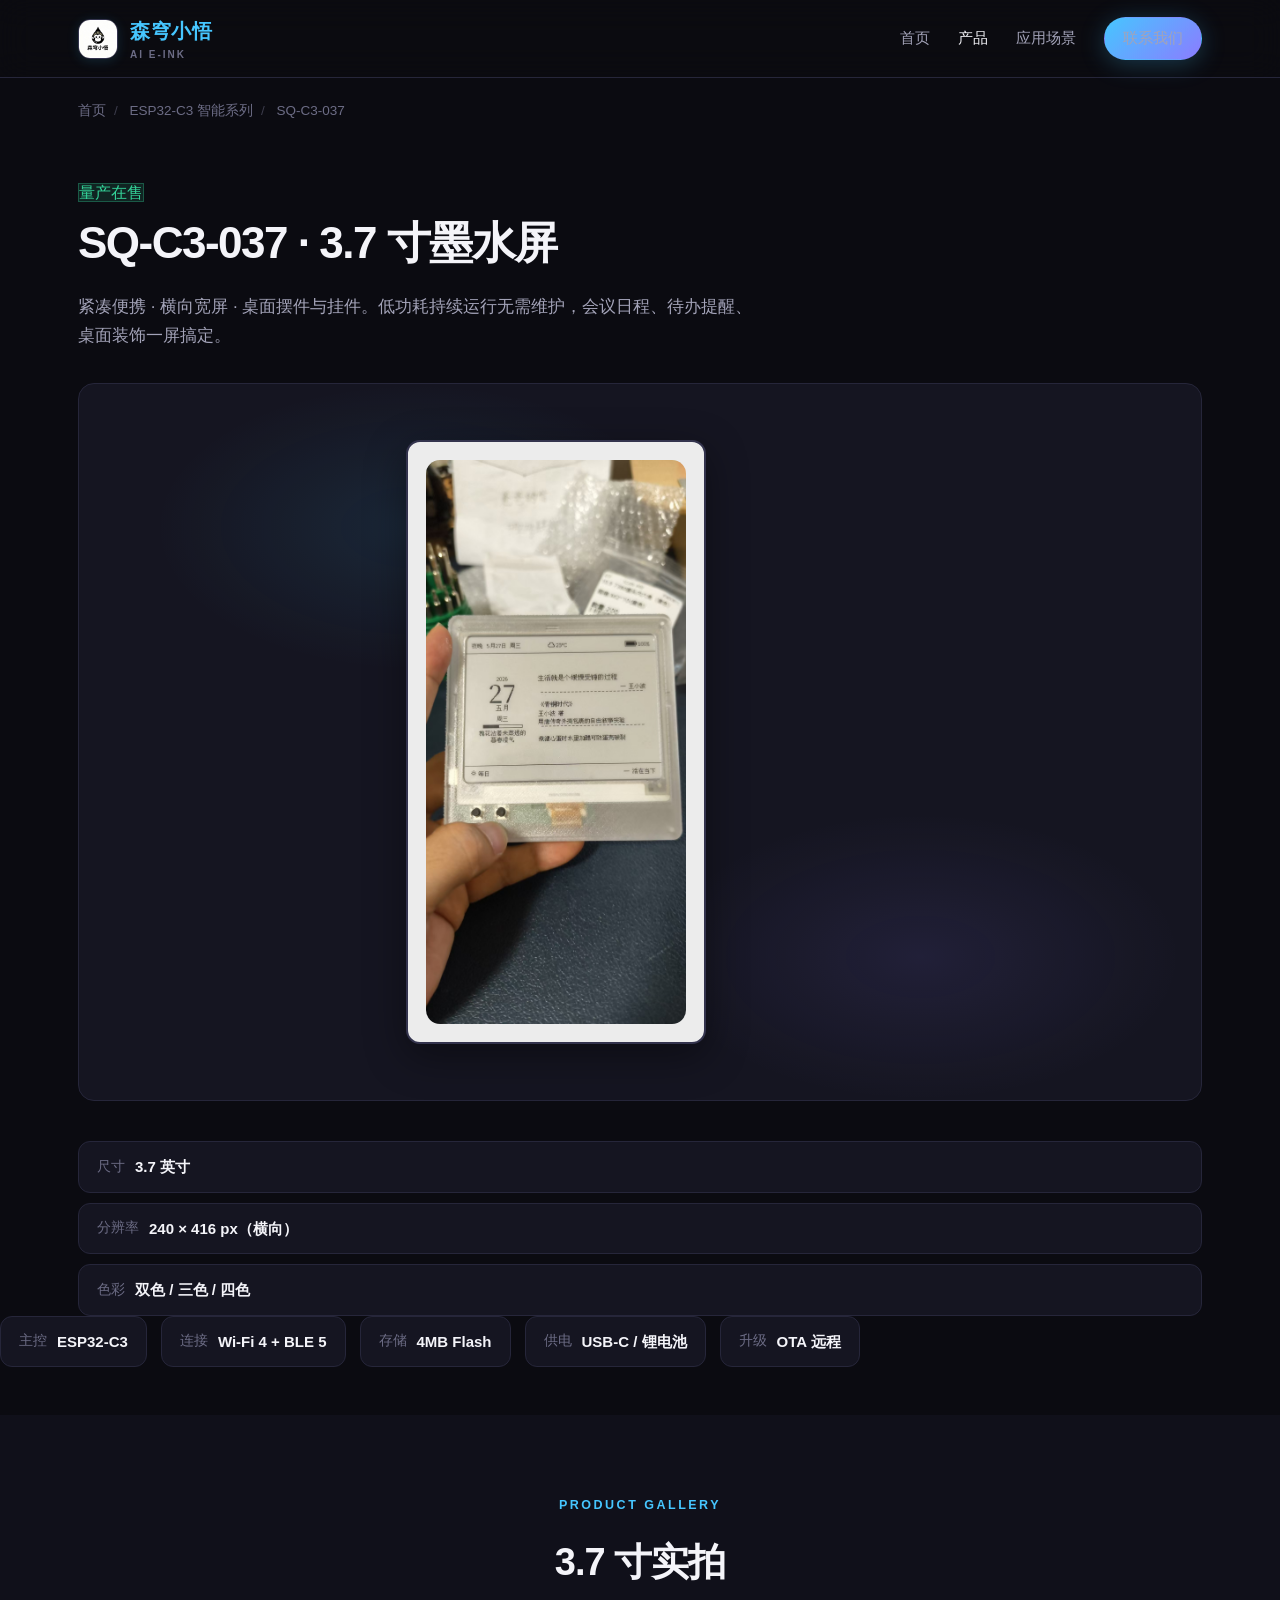
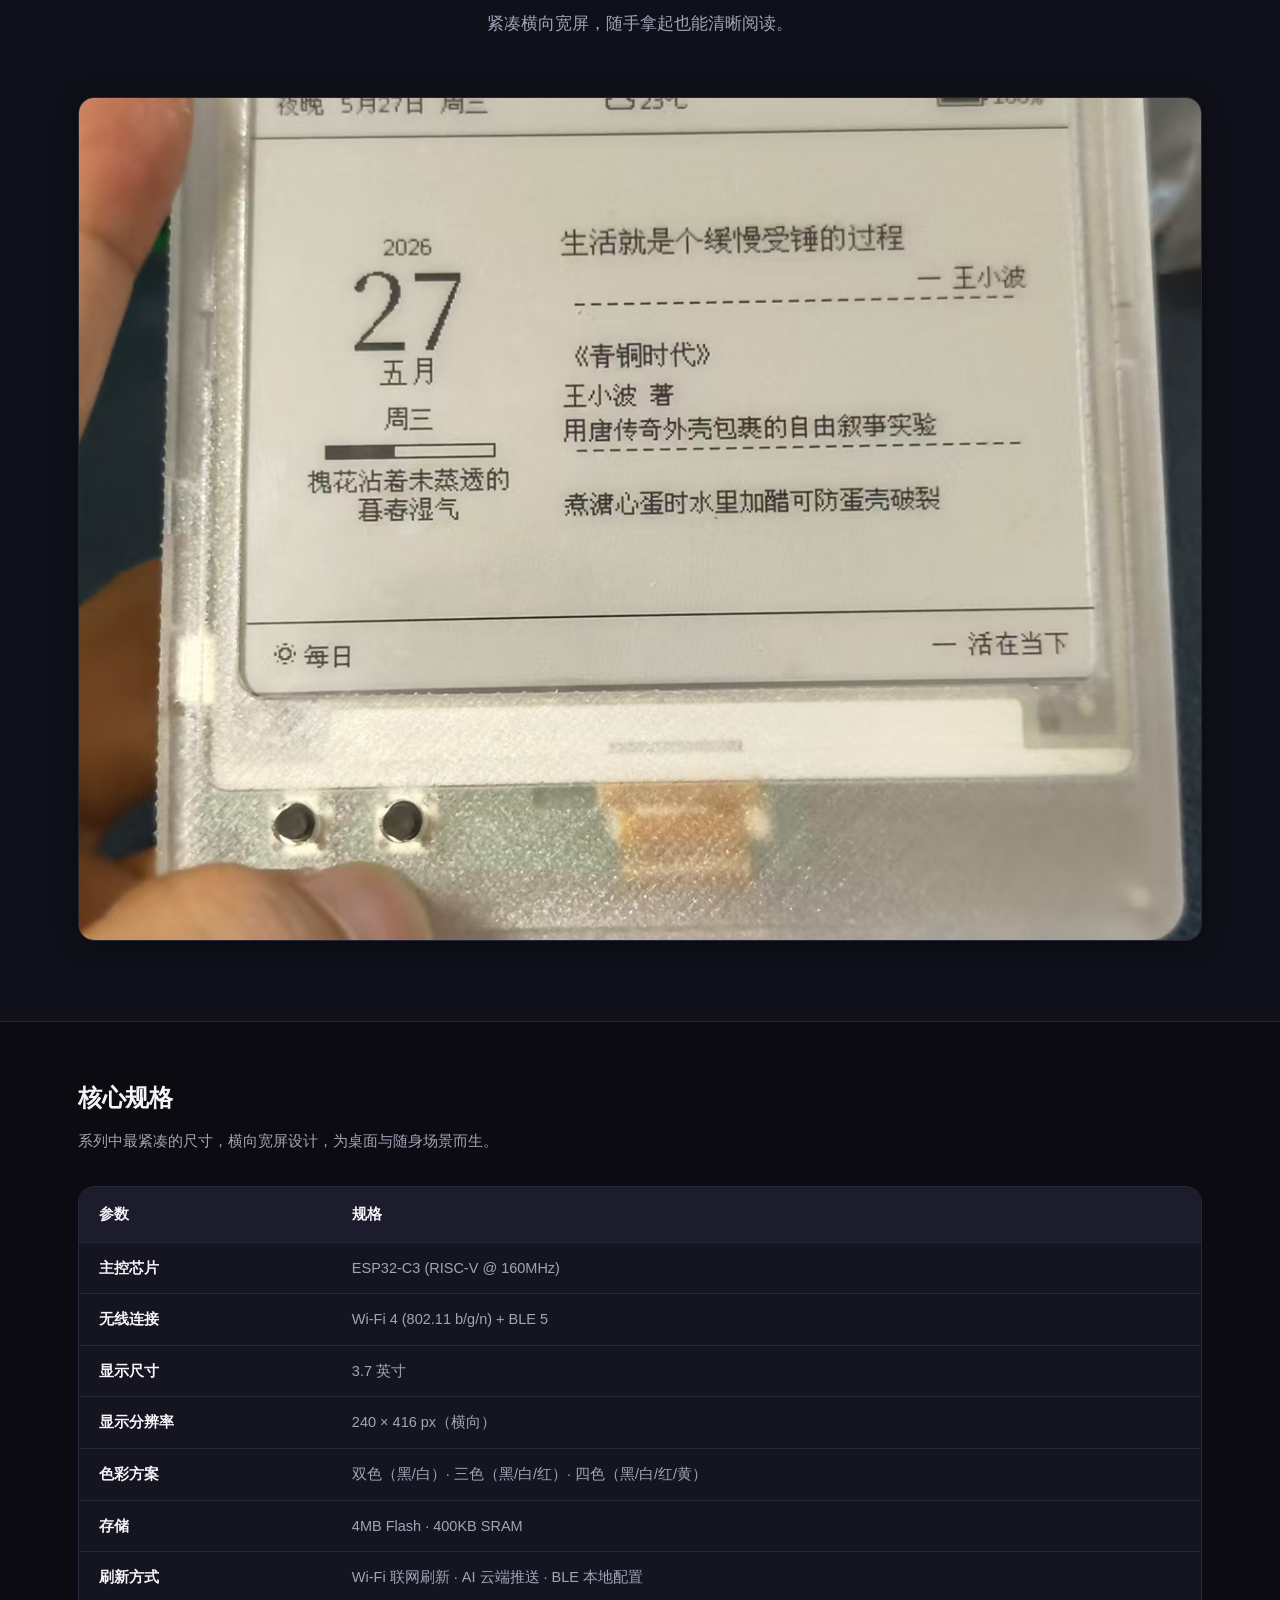
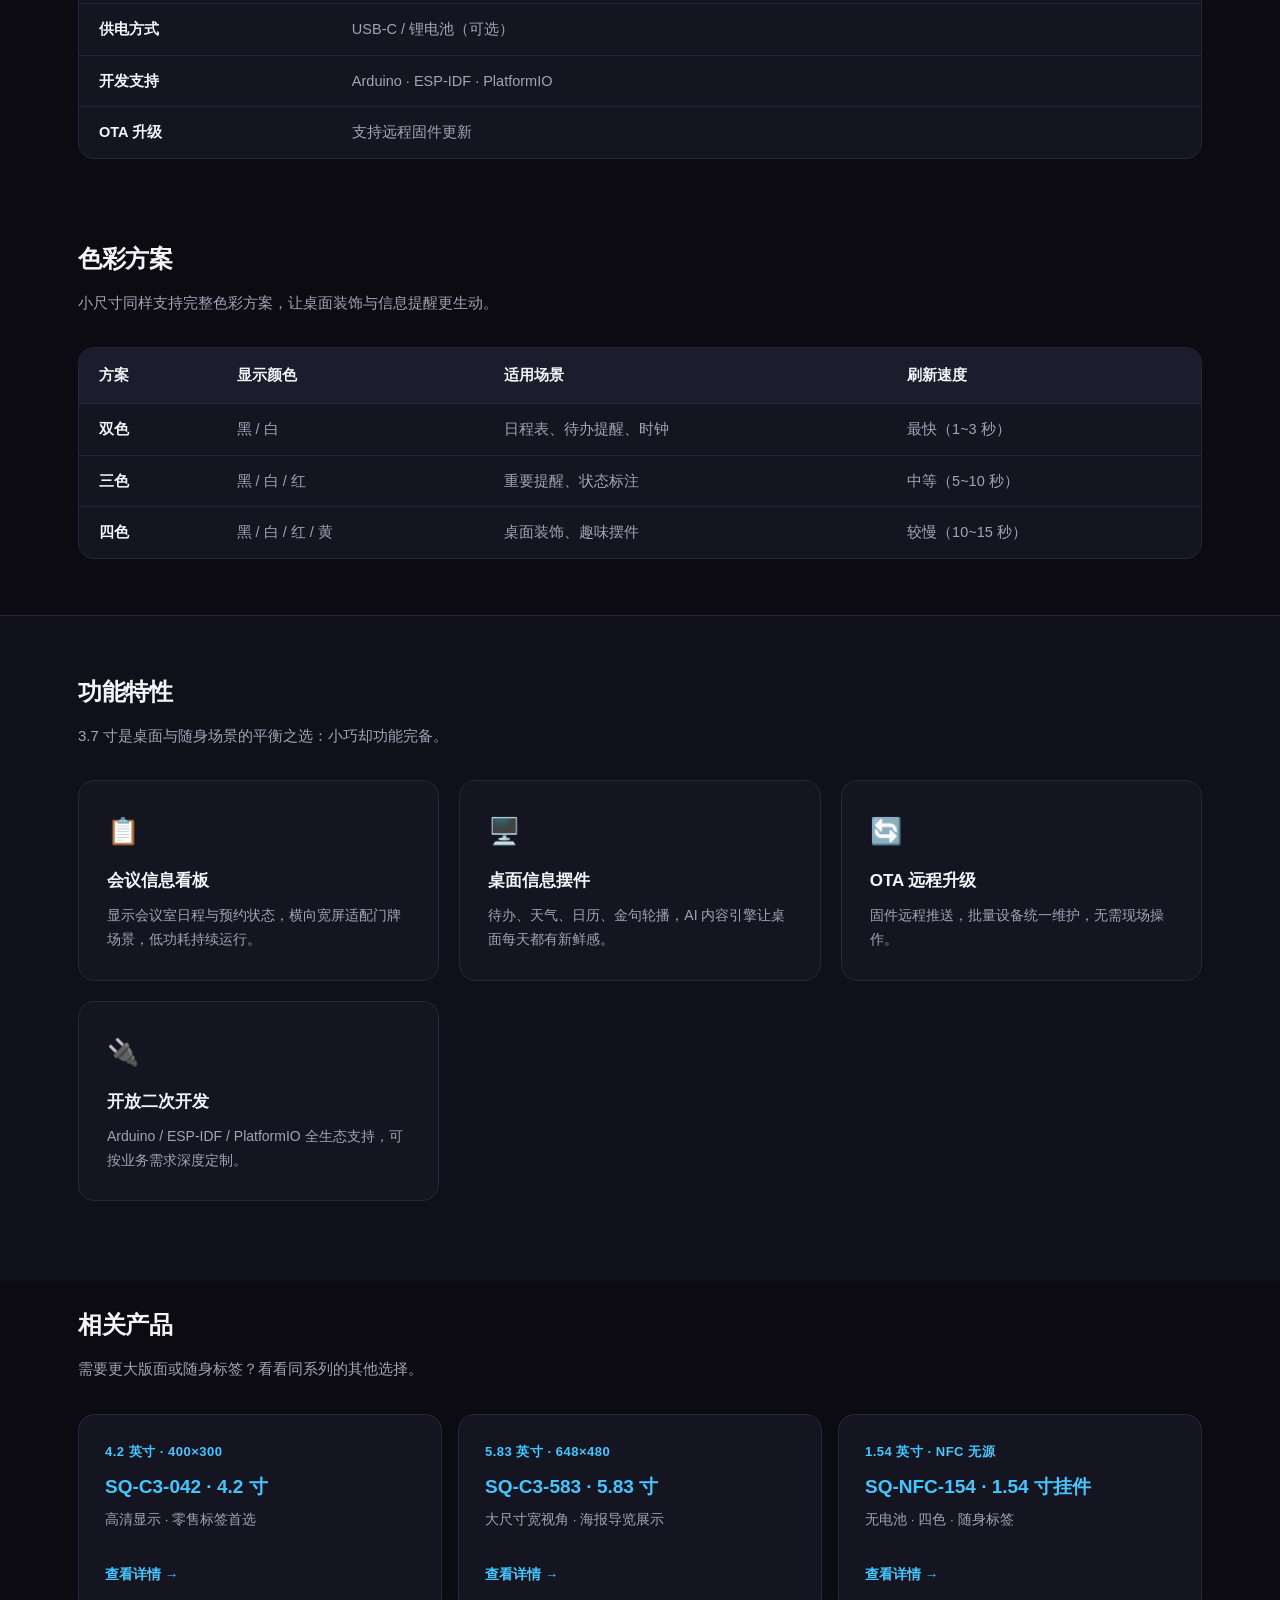
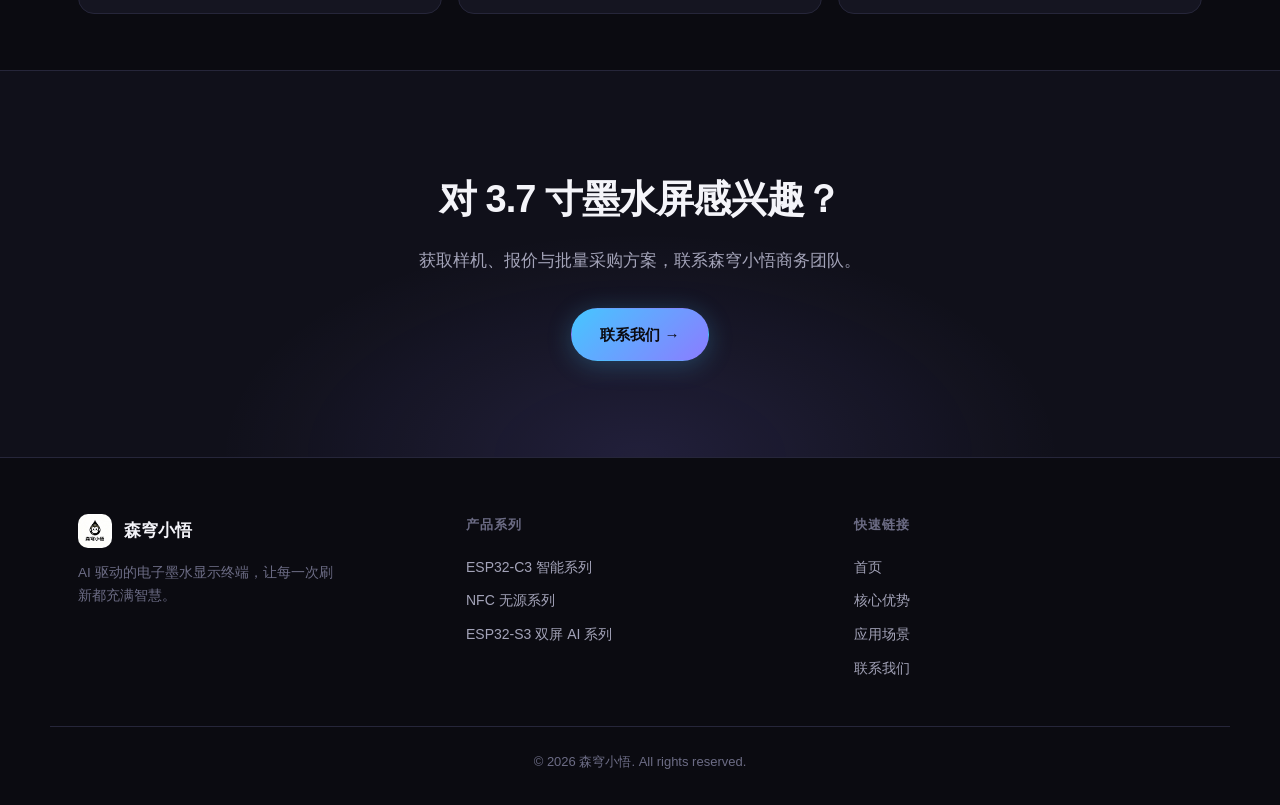
<file: products/c3-037.html>
<!DOCTYPE html>
<html lang="zh-CN">
<head>
<meta charset="UTF-8">
<meta name="viewport" content="width=device-width, initial-scale=1.0">
<title>SQ-C3-037 · 3.7 寸墨水屏 — 森穹小悟</title>
<meta name="description" content="森穹小悟 SQ-C3-037 3.7 寸墨水屏：240×416 横向宽屏，ESP32-C3 主控，双色/三色/四色可选，紧凑便携，桌面摆件与挂件，低功耗持续运行。">
<link rel="icon" href="../assets/logo.jpg">
<link rel="stylesheet" href="../assets/style.css">
</head>
<body>

<!-- ===== Nav ===== -->
<nav class="nav">
  <div class="nav-inner">
    <a href="../index.html" class="nav-brand">
      <img src="../assets/logo.jpg" alt="森穹小悟 logo">
      <span class="nav-brand-name">森穹小悟<span class="sub">AI E-INK</span></span>
    </a>
    <div class="nav-links">
      <a href="../index.html">首页</a>
      <a href="c3-series.html" class="active">产品</a>
      <a href="../index.html#scenario">应用场景</a>
      <a href="../index.html#cta" class="btn btn-primary btn-sm">联系我们</a>
    </div>
  </div>
</nav>

<!-- ===== Breadcrumb ===== -->
<div class="container">
  <div class="breadcrumb">
    <a href="../index.html">首页</a><span class="sep">/</span>
    <a href="c3-series.html">ESP32-C3 智能系列</a><span class="sep">/</span>
    SQ-C3-037
  </div>
</div>

<!-- ===== Product hero ===== -->
<section class="product-hero">
  <div class="container">
    <span class="tag tag-now">量产在售</span>
    <h1>SQ-C3-037 · 3.7 寸墨水屏</h1>
    <p class="tagline">紧凑便携 · 横向宽屏 · 桌面摆件与挂件。低功耗持续运行无需维护，会议日程、待办提醒、桌面装饰一屏搞定。</p>

    <!-- ghost mock -->
    <div class="ghost-mock">
      <div class="mock-screen" style="width: 300px;"><img src="../assets/images/products/c3-037-hand-quote.jpg" alt="产品实拍"></div>
        <div class="mock-line"></div>
        <div class="mock-line short"></div>
        <div style="height:10px"></div>
        <div class="mock-red"></div>
        <div style="height:10px"></div>
        <div class="mock-line"></div>
        <div class="mock-yellow"></div>
      </div>
      <div>
        <div class="spec-chip"><span class="k">尺寸</span><b>3.7 英寸</b></div>
        <div style="height:10px"></div>
        <div class="spec-chip"><span class="k">分辨率</span><b>240 × 416 px（横向）</b></div>
        <div style="height:10px"></div>
        <div class="spec-chip"><span class="k">色彩</span><b>双色 / 三色 / 四色</b></div>
      </div>
    </div>

    <div class="spec-strip">
      <div class="spec-chip"><span class="k">主控</span><b>ESP32-C3</b></div>
      <div class="spec-chip"><span class="k">连接</span><b>Wi-Fi 4 + BLE 5</b></div>
      <div class="spec-chip"><span class="k">存储</span><b>4MB Flash</b></div>
      <div class="spec-chip"><span class="k">供电</span><b>USB-C / 锂电池</b></div>
      <div class="spec-chip"><span class="k">升级</span><b>OTA 远程</b></div>
    </div>
  </div>
</section>


<!-- ===== Gallery ===== -->
<section class="section gallery-section alt">
  <div class="container">
    <div class="section-head">
      <div class="section-eyebrow">Product Gallery</div>
      <h2 class="section-title">3.7 寸实拍</h2>
      <p class="section-desc">紧凑横向宽屏，随手拿起也能清晰阅读。</p>
    </div>
    <div class="gallery-grid">
      <div class="gallery-item"><img src="../assets/images/products/c3-037-hand-quote.jpg" alt="3.7 寸实拍 1"></div>
    </div>
  </div>
</section>
<!-- ===== Specs ===== -->
<section class="prod-section">
  <div class="container">
    <h3 class="sec-title">核心规格</h3>
    <p class="sec-desc">系列中最紧凑的尺寸，横向宽屏设计，为桌面与随身场景而生。</p>
    <div class="table-wrap">
      <table>
        <thead><tr><th>参数</th><th>规格</th></tr></thead>
        <tbody>
          <tr><td>主控芯片</td><td>ESP32-C3 (RISC-V @ 160MHz)</td></tr>
          <tr><td>无线连接</td><td>Wi-Fi 4 (802.11 b/g/n) + BLE 5</td></tr>
          <tr><td>显示尺寸</td><td>3.7 英寸</td></tr>
          <tr><td>显示分辨率</td><td>240 × 416 px（横向）</td></tr>
          <tr><td>色彩方案</td><td>双色（黑/白）· 三色（黑/白/红）· 四色（黑/白/红/黄）</td></tr>
          <tr><td>存储</td><td>4MB Flash · 400KB SRAM</td></tr>
          <tr><td>刷新方式</td><td>Wi-Fi 联网刷新 · AI 云端推送 · BLE 本地配置</td></tr>
          <tr><td>供电方式</td><td>USB-C / 锂电池（可选）</td></tr>
          <tr><td>开发支持</td><td>Arduino · ESP-IDF · PlatformIO</td></tr>
          <tr><td>OTA 升级</td><td>支持远程固件更新</td></tr>
        </tbody>
      </table>
    </div>
  </div>
</section>

<!-- ===== Colors ===== -->
<section class="prod-section" style="border-top: none; padding-top: 24px;">
  <div class="container">
    <h3 class="sec-title">色彩方案</h3>
    <p class="sec-desc">小尺寸同样支持完整色彩方案，让桌面装饰与信息提醒更生动。</p>
    <div class="table-wrap">
      <table>
        <thead><tr><th>方案</th><th>显示颜色</th><th>适用场景</th><th>刷新速度</th></tr></thead>
        <tbody>
          <tr><td>双色</td><td>黑 / 白</td><td>日程表、待办提醒、时钟</td><td>最快（1~3 秒）</td></tr>
          <tr><td>三色</td><td>黑 / 白 / 红</td><td>重要提醒、状态标注</td><td>中等（5~10 秒）</td></tr>
          <tr><td>四色</td><td>黑 / 白 / 红 / 黄</td><td>桌面装饰、趣味摆件</td><td>较慢（10~15 秒）</td></tr>
        </tbody>
      </table>
    </div>
  </div>
</section>

<!-- ===== Features ===== -->
<section class="prod-section" style="background: var(--bg-alt); border-top: 1px solid var(--border); padding-bottom: 80px;">
  <div class="container">
    <h3 class="sec-title">功能特性</h3>
    <p class="sec-desc">3.7 寸是桌面与随身场景的平衡之选：小巧却功能完备。</p>
    <div class="feature-grid">
      <div class="feature"><span class="icon">📋</span><h4>会议信息看板</h4><p>显示会议室日程与预约状态，横向宽屏适配门牌场景，低功耗持续运行。</p></div>
      <div class="feature"><span class="icon">🖥️</span><h4>桌面信息摆件</h4><p>待办、天气、日历、金句轮播，AI 内容引擎让桌面每天都有新鲜感。</p></div>
      <div class="feature"><span class="icon">🔄</span><h4>OTA 远程升级</h4><p>固件远程推送，批量设备统一维护，无需现场操作。</p></div>
      <div class="feature"><span class="icon">🔌</span><h4>开放二次开发</h4><p>Arduino / ESP-IDF / PlatformIO 全生态支持，可按业务需求深度定制。</p></div>
    </div>
  </div>
</section>

<!-- ===== Related ===== -->
<section class="prod-section" style="border-top: none; padding-top: 24px;">
  <div class="container">
    <h3 class="sec-title">相关产品</h3>
    <p class="sec-desc">需要更大版面或随身标签？看看同系列的其他选择。</p>
    <div class="related">
      <a href="c3-042.html" class="prod-card">
        <div class="size">4.2 英寸 · 400×300</div>
        <h4>SQ-C3-042 · 4.2 寸</h4>
        <p>高清显示 · 零售标签首选</p>
        <span class="go">查看详情 →</span>
      </a>
      <a href="c3-583.html" class="prod-card">
        <div class="size">5.83 英寸 · 648×480</div>
        <h4>SQ-C3-583 · 5.83 寸</h4>
        <p>大尺寸宽视角 · 海报导览展示</p>
        <span class="go">查看详情 →</span>
      </a>
      <a href="nfc-154.html" class="prod-card">
        <div class="size">1.54 英寸 · NFC 无源</div>
        <h4>SQ-NFC-154 · 1.54 寸挂件</h4>
        <p>无电池 · 四色 · 随身标签</p>
        <span class="go">查看详情 →</span>
      </a>
    </div>
  </div>
</section>

<!-- ===== CTA ===== -->
<section class="cta-band">
  <h2>对 3.7 寸墨水屏感兴趣？</h2>
  <p>获取样机、报价与批量采购方案，联系森穹小悟商务团队。</p>
  <a href="../index.html#cta" class="btn btn-primary">联系我们 →</a>
</section>

<!-- ===== Footer ===== -->
<footer class="footer">
  <div class="footer-grid">
    <div>
      <div class="footer-brand">
        <img src="../assets/logo.jpg" alt="森穹小悟 logo">
        <b>森穹小悟</b>
      </div>
      <p style="font-size: 13.5px; color: var(--text-3); max-width: 260px;">AI 驱动的电子墨水显示终端，让每一次刷新都充满智慧。</p>
    </div>
    <div class="col">
      <h5>产品系列</h5>
      <a href="c3-series.html">ESP32-C3 智能系列</a>
      <a href="nfc-154.html">NFC 无源系列</a>
      <a href="s3-dual.html">ESP32-S3 双屏 AI 系列</a>
    </div>
    <div class="col">
      <h5>快速链接</h5>
      <a href="../index.html">首页</a>
      <a href="../index.html#features">核心优势</a>
      <a href="../index.html#scenario">应用场景</a>
      <a href="../index.html#cta">联系我们</a>
    </div>
  </div>
  <div class="footer-bottom">
    <p>© 2026 森穹小悟. All rights reserved.</p>
  </div>
</footer>

</body>
</html>
</file>
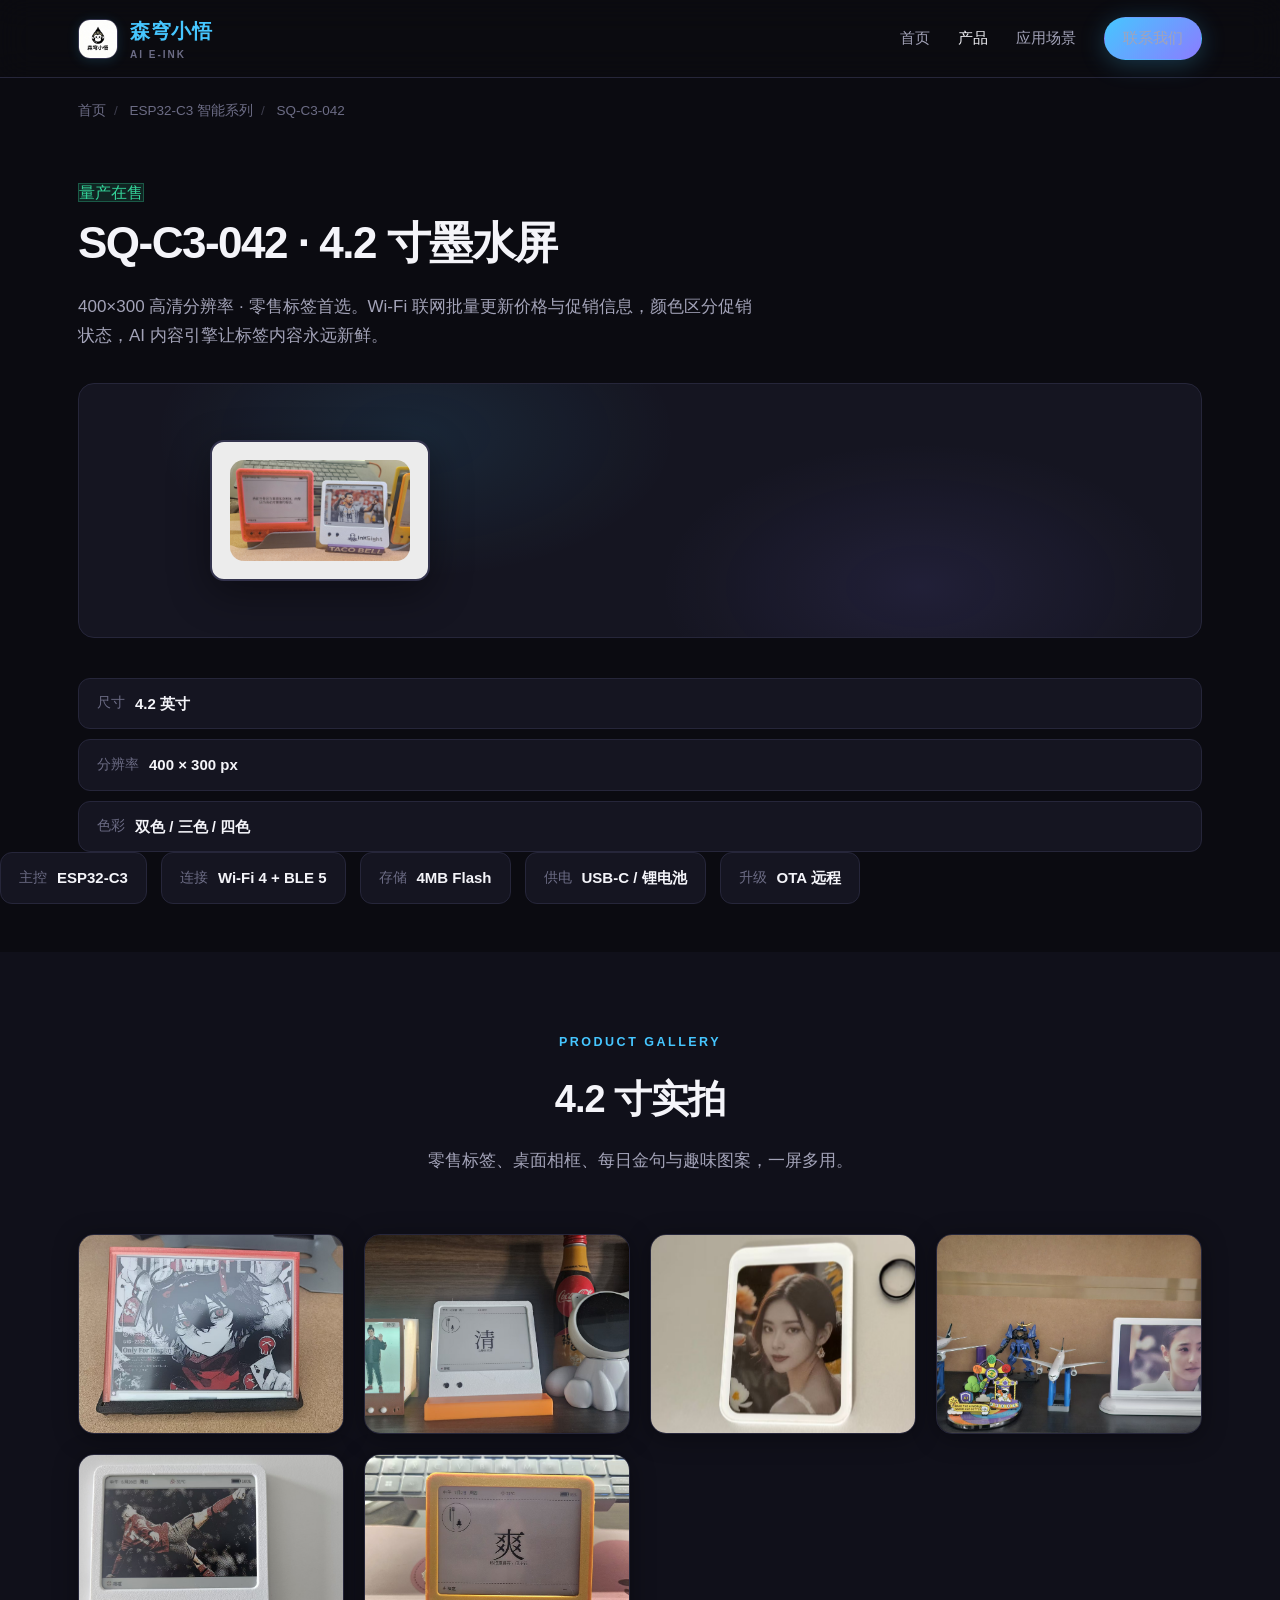
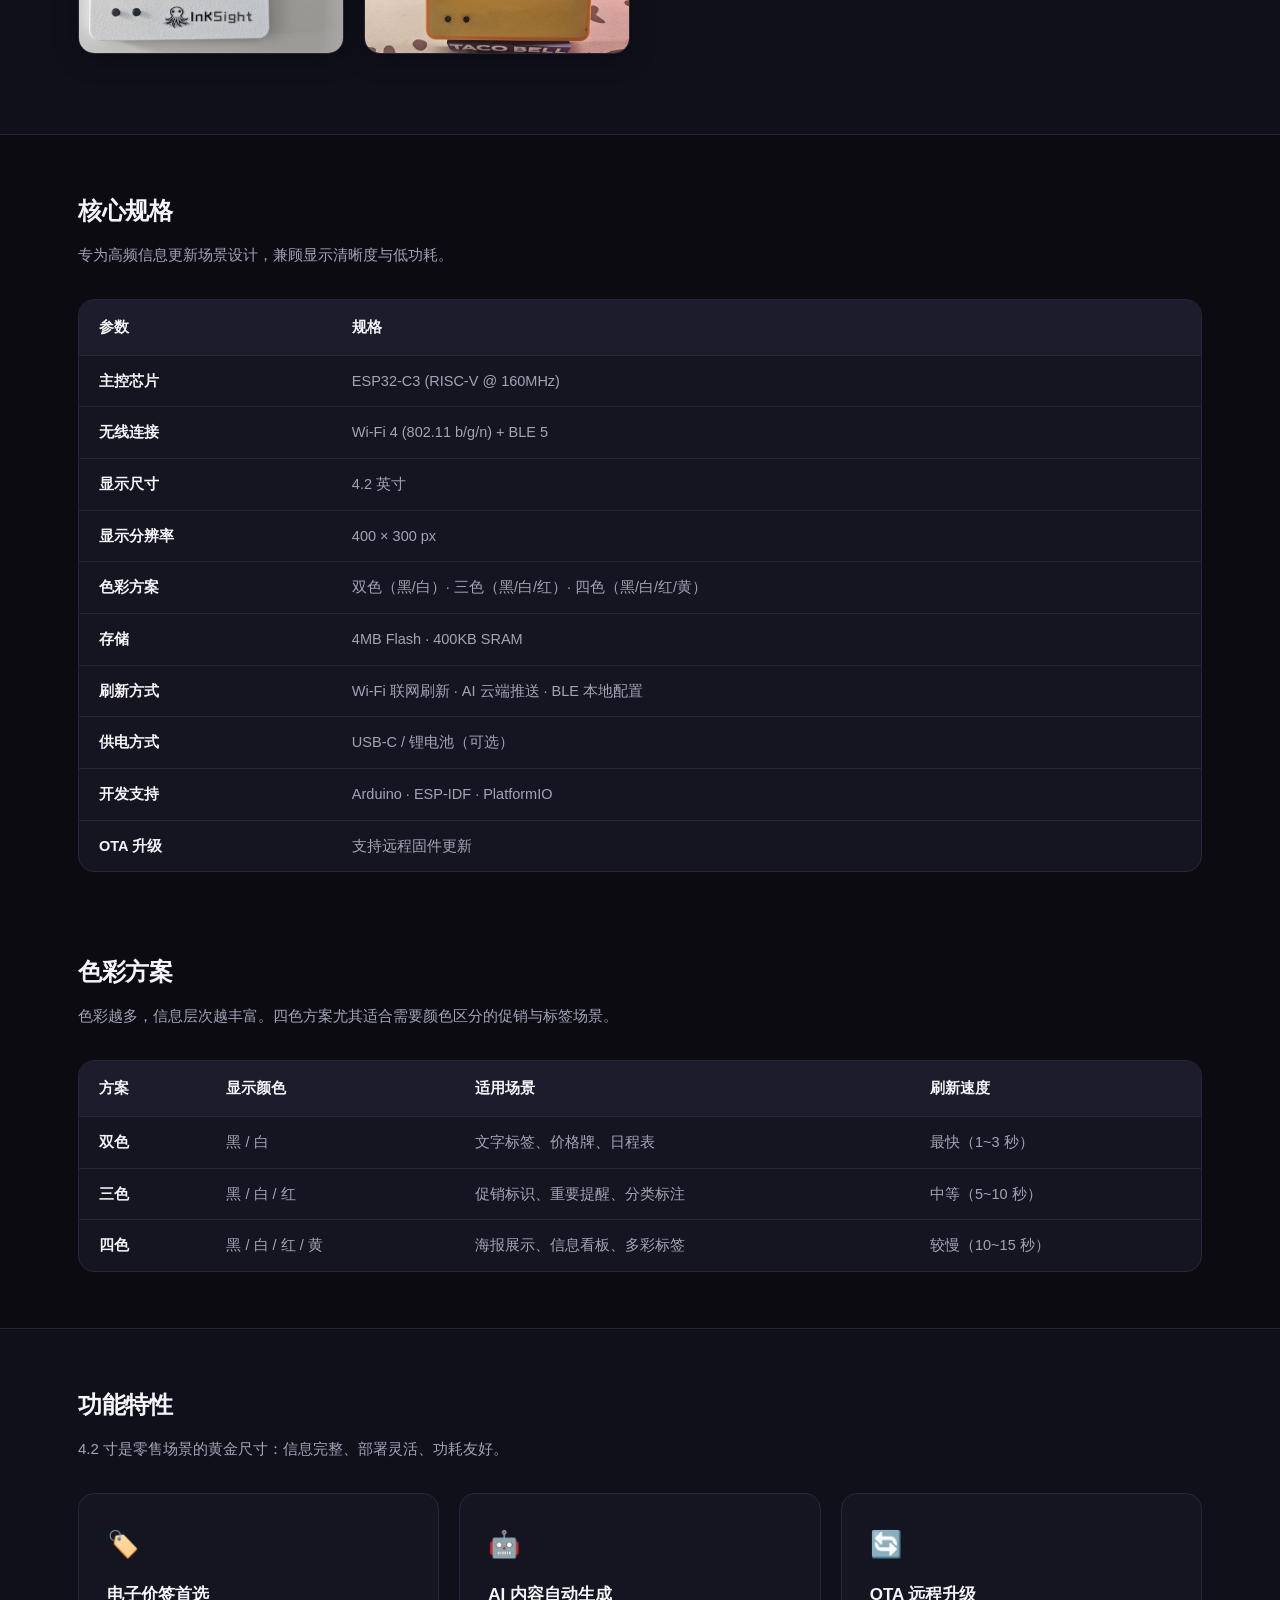
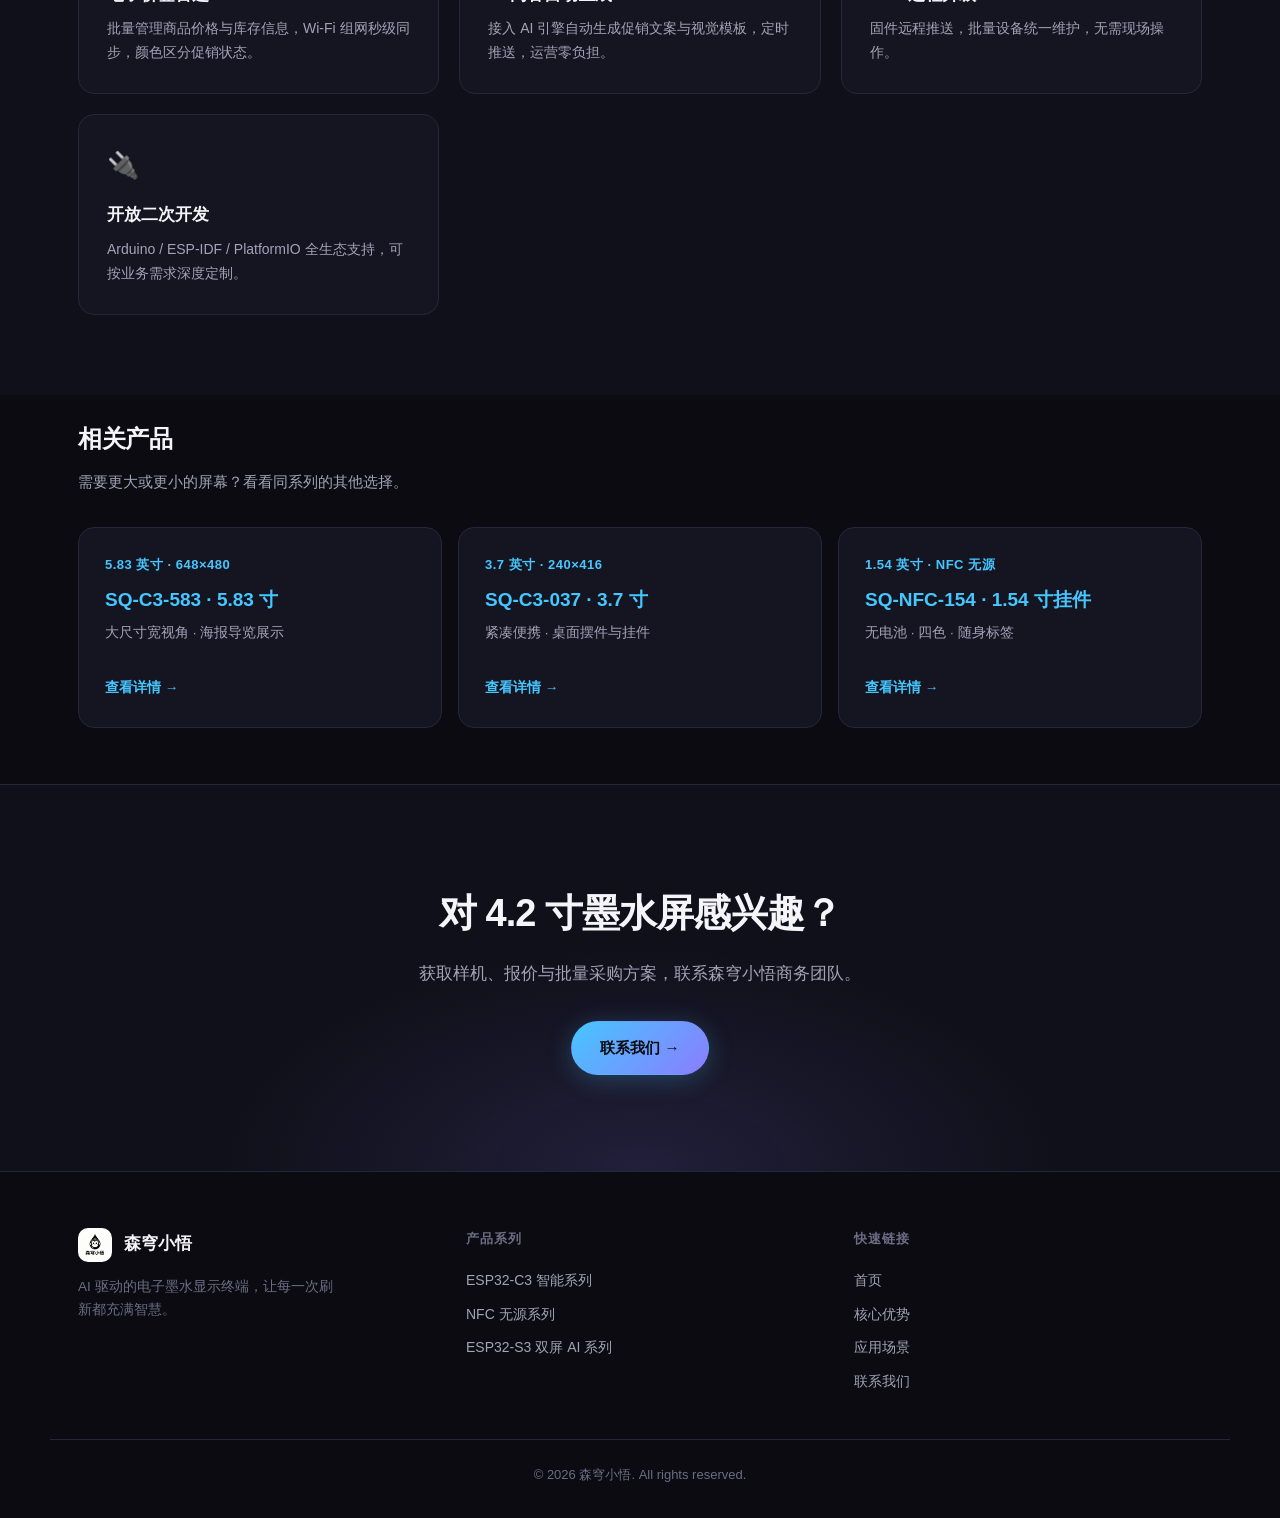
<file: products/c3-042.html>
<!DOCTYPE html>
<html lang="zh-CN">
<head>
<meta charset="UTF-8">
<meta name="viewport" content="width=device-width, initial-scale=1.0">
<title>SQ-C3-042 · 4.2 寸墨水屏 — 森穹小悟</title>
<meta name="description" content="森穹小悟 SQ-C3-042 4.2 寸墨水屏：400×300 高清分辨率，ESP32-C3 主控，双色/三色/四色可选，Wi-Fi 联网刷新，AI 云端推送，零售电子价签首选。">
<link rel="icon" href="../assets/logo.jpg">
<link rel="stylesheet" href="../assets/style.css">
</head>
<body>

<!-- ===== Nav ===== -->
<nav class="nav">
  <div class="nav-inner">
    <a href="../index.html" class="nav-brand">
      <img src="../assets/logo.jpg" alt="森穹小悟 logo">
      <span class="nav-brand-name">森穹小悟<span class="sub">AI E-INK</span></span>
    </a>
    <div class="nav-links">
      <a href="../index.html">首页</a>
      <a href="c3-series.html" class="active">产品</a>
      <a href="../index.html#scenario">应用场景</a>
      <a href="../index.html#cta" class="btn btn-primary btn-sm">联系我们</a>
    </div>
  </div>
</nav>

<!-- ===== Breadcrumb ===== -->
<div class="container">
  <div class="breadcrumb">
    <a href="../index.html">首页</a><span class="sep">/</span>
    <a href="c3-series.html">ESP32-C3 智能系列</a><span class="sep">/</span>
    SQ-C3-042
  </div>
</div>

<!-- ===== Product hero ===== -->
<section class="product-hero">
  <div class="container">
    <span class="tag tag-now">量产在售</span>
    <h1>SQ-C3-042 · 4.2 寸墨水屏</h1>
    <p class="tagline">400×300 高清分辨率 · 零售标签首选。Wi-Fi 联网批量更新价格与促销信息，颜色区分促销状态，AI 内容引擎让标签内容永远新鲜。</p>

    <!-- ghost mock -->
    <div class="ghost-mock">
      <div class="mock-screen"><img src="../assets/images/products/c3-042-messi-inkside.jpg" alt="产品实拍"></div>
        <div class="mock-line"></div>
        <div class="mock-line short"></div>
        <div style="height:10px"></div>
        <div class="mock-red"></div>
        <div class="mock-red short" style="width:40%"></div>
        <div style="height:10px"></div>
        <div class="mock-line"></div>
        <div class="mock-line short"></div>
        <div class="mock-yellow"></div>
      </div>
      <div>
        <div class="spec-chip"><span class="k">尺寸</span><b>4.2 英寸</b></div>
        <div style="height:10px"></div>
        <div class="spec-chip"><span class="k">分辨率</span><b>400 × 300 px</b></div>
        <div style="height:10px"></div>
        <div class="spec-chip"><span class="k">色彩</span><b>双色 / 三色 / 四色</b></div>
      </div>
    </div>

    <div class="spec-strip">
      <div class="spec-chip"><span class="k">主控</span><b>ESP32-C3</b></div>
      <div class="spec-chip"><span class="k">连接</span><b>Wi-Fi 4 + BLE 5</b></div>
      <div class="spec-chip"><span class="k">存储</span><b>4MB Flash</b></div>
      <div class="spec-chip"><span class="k">供电</span><b>USB-C / 锂电池</b></div>
      <div class="spec-chip"><span class="k">升级</span><b>OTA 远程</b></div>
    </div>
  </div>
</section>


<!-- ===== Gallery ===== -->
<section class="section gallery-section alt">
  <div class="container">
    <div class="section-head">
      <div class="section-eyebrow">Product Gallery</div>
      <h2 class="section-title">4.2 寸实拍</h2>
      <p class="section-desc">零售标签、桌面相框、每日金句与趣味图案，一屏多用。</p>
    </div>
    <div class="gallery-grid">
      <div class="gallery-item"><img src="../assets/images/products/c3-042-monkeyking.jpg" alt="4.2 寸实拍 1"></div>
      <div class="gallery-item"><img src="../assets/images/products/c3-042-qing.jpg" alt="4.2 寸实拍 2"></div>
      <div class="gallery-item"><img src="../assets/images/products/c3-042-portrait-wall.jpg" alt="4.2 寸实拍 3"></div>
      <div class="gallery-item"><img src="../assets/images/products/c3-042-portrait-desk.jpg" alt="4.2 寸实拍 4"></div>
      <div class="gallery-item"><img src="../assets/images/products/c3-042-messi-kick.jpg" alt="4.2 寸实拍 5"></div>
      <div class="gallery-item"><img src="../assets/images/products/c3-042-shuang-yellow.jpg" alt="4.2 寸实拍 6"></div>
    </div>
  </div>
</section>
<!-- ===== Specs ===== -->
<section class="prod-section">
  <div class="container">
    <h3 class="sec-title">核心规格</h3>
    <p class="sec-desc">专为高频信息更新场景设计，兼顾显示清晰度与低功耗。</p>
    <div class="table-wrap">
      <table>
        <thead><tr><th>参数</th><th>规格</th></tr></thead>
        <tbody>
          <tr><td>主控芯片</td><td>ESP32-C3 (RISC-V @ 160MHz)</td></tr>
          <tr><td>无线连接</td><td>Wi-Fi 4 (802.11 b/g/n) + BLE 5</td></tr>
          <tr><td>显示尺寸</td><td>4.2 英寸</td></tr>
          <tr><td>显示分辨率</td><td>400 × 300 px</td></tr>
          <tr><td>色彩方案</td><td>双色（黑/白）· 三色（黑/白/红）· 四色（黑/白/红/黄）</td></tr>
          <tr><td>存储</td><td>4MB Flash · 400KB SRAM</td></tr>
          <tr><td>刷新方式</td><td>Wi-Fi 联网刷新 · AI 云端推送 · BLE 本地配置</td></tr>
          <tr><td>供电方式</td><td>USB-C / 锂电池（可选）</td></tr>
          <tr><td>开发支持</td><td>Arduino · ESP-IDF · PlatformIO</td></tr>
          <tr><td>OTA 升级</td><td>支持远程固件更新</td></tr>
        </tbody>
      </table>
    </div>
  </div>
</section>

<!-- ===== Colors ===== -->
<section class="prod-section" style="border-top: none; padding-top: 24px;">
  <div class="container">
    <h3 class="sec-title">色彩方案</h3>
    <p class="sec-desc">色彩越多，信息层次越丰富。四色方案尤其适合需要颜色区分的促销与标签场景。</p>
    <div class="table-wrap">
      <table>
        <thead><tr><th>方案</th><th>显示颜色</th><th>适用场景</th><th>刷新速度</th></tr></thead>
        <tbody>
          <tr><td>双色</td><td>黑 / 白</td><td>文字标签、价格牌、日程表</td><td>最快（1~3 秒）</td></tr>
          <tr><td>三色</td><td>黑 / 白 / 红</td><td>促销标识、重要提醒、分类标注</td><td>中等（5~10 秒）</td></tr>
          <tr><td>四色</td><td>黑 / 白 / 红 / 黄</td><td>海报展示、信息看板、多彩标签</td><td>较慢（10~15 秒）</td></tr>
        </tbody>
      </table>
    </div>
  </div>
</section>

<!-- ===== Features ===== -->
<section class="prod-section" style="background: var(--bg-alt); border-top: 1px solid var(--border); padding-bottom: 80px;">
  <div class="container">
    <h3 class="sec-title">功能特性</h3>
    <p class="sec-desc">4.2 寸是零售场景的黄金尺寸：信息完整、部署灵活、功耗友好。</p>
    <div class="feature-grid">
      <div class="feature"><span class="icon">🏷️</span><h4>电子价签首选</h4><p>批量管理商品价格与库存信息，Wi-Fi 组网秒级同步，颜色区分促销状态。</p></div>
      <div class="feature"><span class="icon">🤖</span><h4>AI 内容自动生成</h4><p>接入 AI 引擎自动生成促销文案与视觉模板，定时推送，运营零负担。</p></div>
      <div class="feature"><span class="icon">🔄</span><h4>OTA 远程升级</h4><p>固件远程推送，批量设备统一维护，无需现场操作。</p></div>
      <div class="feature"><span class="icon">🔌</span><h4>开放二次开发</h4><p>Arduino / ESP-IDF / PlatformIO 全生态支持，可按业务需求深度定制。</p></div>
    </div>
  </div>
</section>

<!-- ===== Related ===== -->
<section class="prod-section" style="border-top: none; padding-top: 24px;">
  <div class="container">
    <h3 class="sec-title">相关产品</h3>
    <p class="sec-desc">需要更大或更小的屏幕？看看同系列的其他选择。</p>
    <div class="related">
      <a href="c3-583.html" class="prod-card">
        <div class="size">5.83 英寸 · 648×480</div>
        <h4>SQ-C3-583 · 5.83 寸</h4>
        <p>大尺寸宽视角 · 海报导览展示</p>
        <span class="go">查看详情 →</span>
      </a>
      <a href="c3-037.html" class="prod-card">
        <div class="size">3.7 英寸 · 240×416</div>
        <h4>SQ-C3-037 · 3.7 寸</h4>
        <p>紧凑便携 · 桌面摆件与挂件</p>
        <span class="go">查看详情 →</span>
      </a>
      <a href="nfc-154.html" class="prod-card">
        <div class="size">1.54 英寸 · NFC 无源</div>
        <h4>SQ-NFC-154 · 1.54 寸挂件</h4>
        <p>无电池 · 四色 · 随身标签</p>
        <span class="go">查看详情 →</span>
      </a>
    </div>
  </div>
</section>

<!-- ===== CTA ===== -->
<section class="cta-band">
  <h2>对 4.2 寸墨水屏感兴趣？</h2>
  <p>获取样机、报价与批量采购方案，联系森穹小悟商务团队。</p>
  <a href="../index.html#cta" class="btn btn-primary">联系我们 →</a>
</section>

<!-- ===== Footer ===== -->
<footer class="footer">
  <div class="footer-grid">
    <div>
      <div class="footer-brand">
        <img src="../assets/logo.jpg" alt="森穹小悟 logo">
        <b>森穹小悟</b>
      </div>
      <p style="font-size: 13.5px; color: var(--text-3); max-width: 260px;">AI 驱动的电子墨水显示终端，让每一次刷新都充满智慧。</p>
    </div>
    <div class="col">
      <h5>产品系列</h5>
      <a href="c3-series.html">ESP32-C3 智能系列</a>
      <a href="nfc-154.html">NFC 无源系列</a>
      <a href="s3-dual.html">ESP32-S3 双屏 AI 系列</a>
    </div>
    <div class="col">
      <h5>快速链接</h5>
      <a href="../index.html">首页</a>
      <a href="../index.html#features">核心优势</a>
      <a href="../index.html#scenario">应用场景</a>
      <a href="../index.html#cta">联系我们</a>
    </div>
  </div>
  <div class="footer-bottom">
    <p>© 2026 森穹小悟. All rights reserved.</p>
  </div>
</footer>

</body>
</html>
</file>
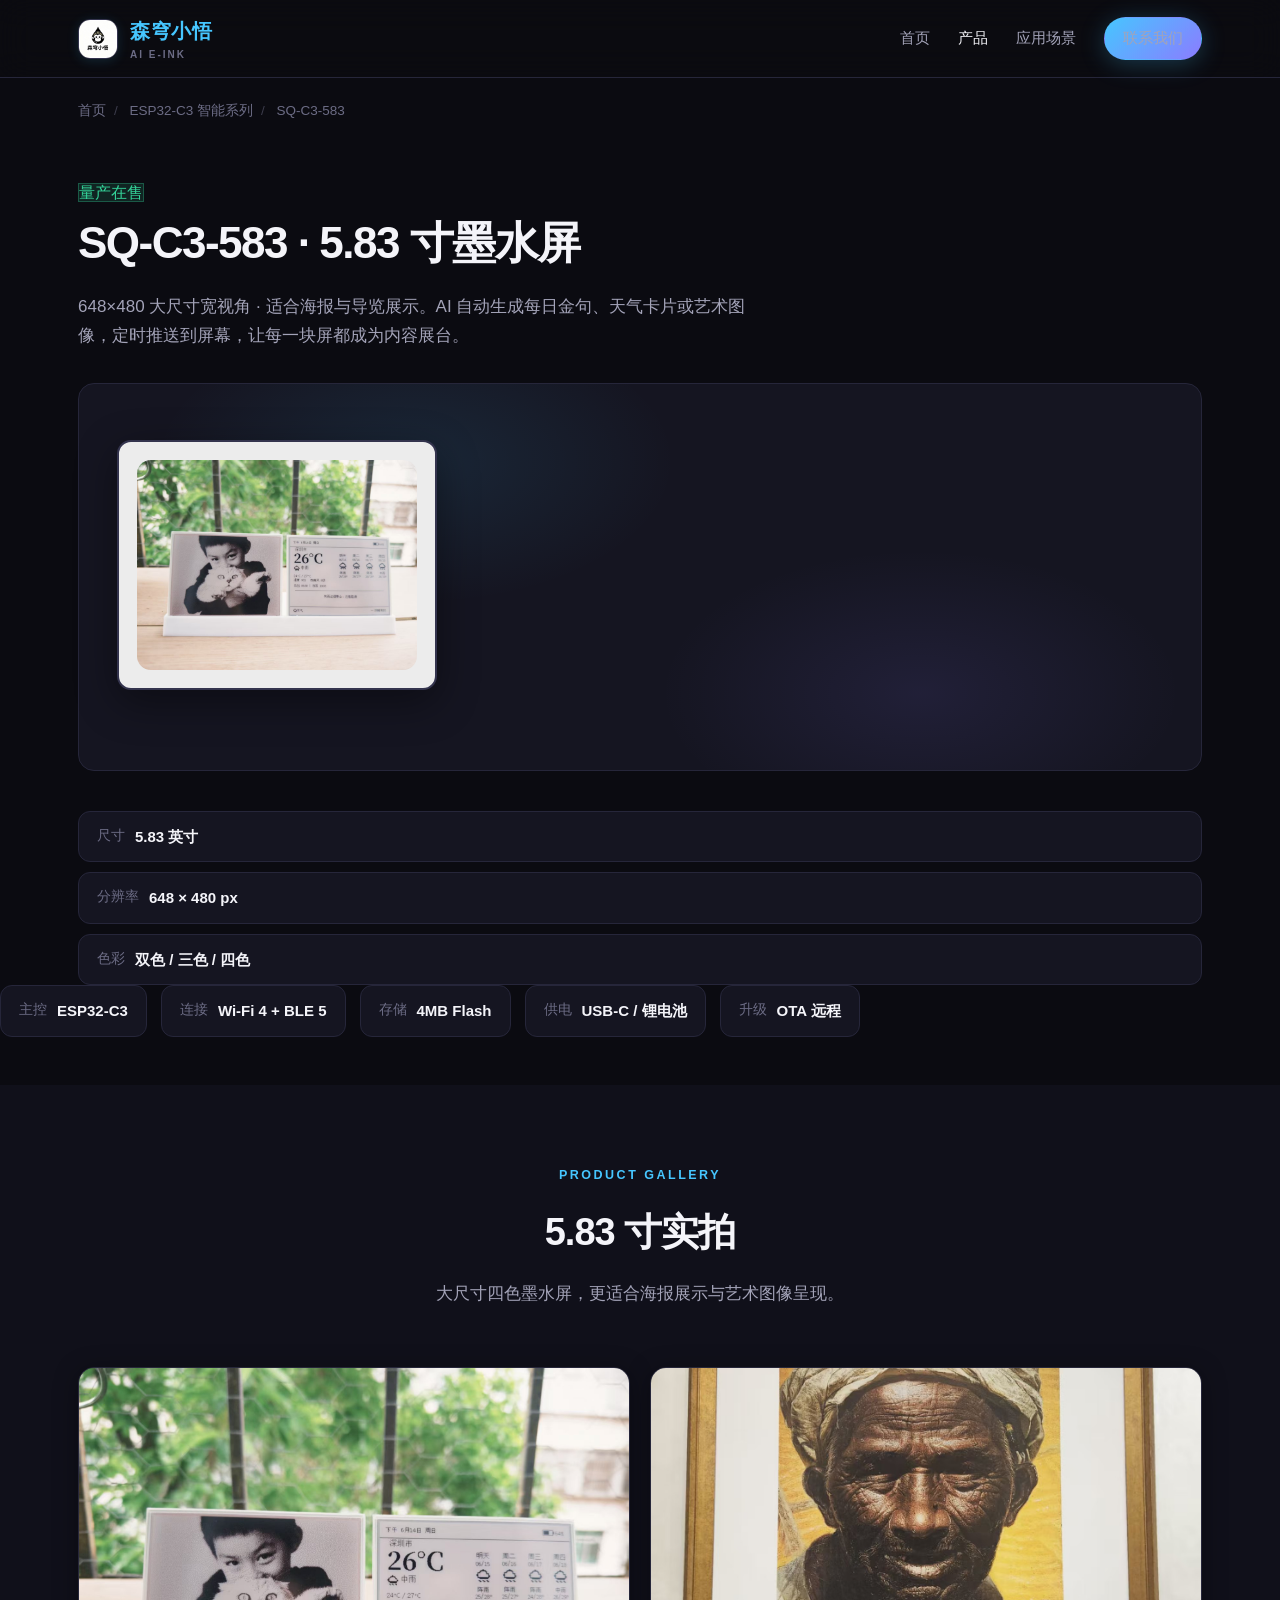
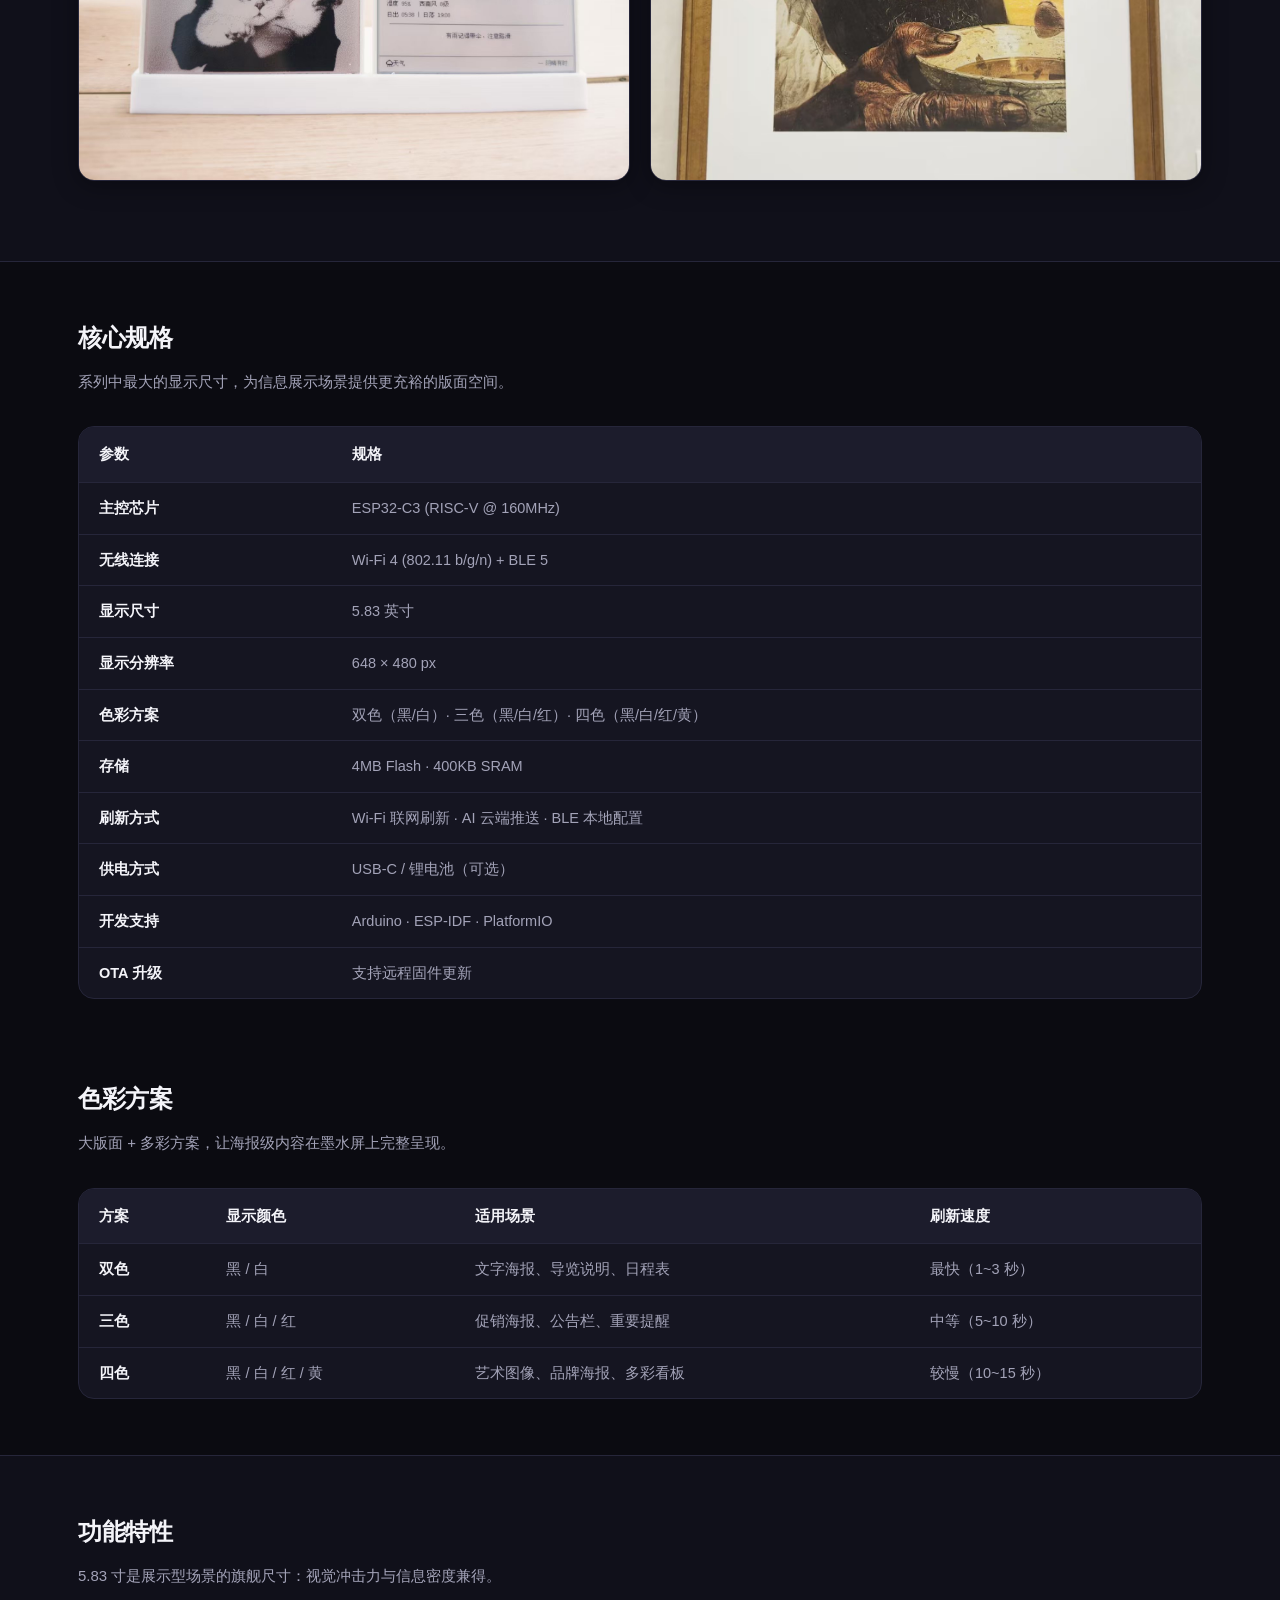
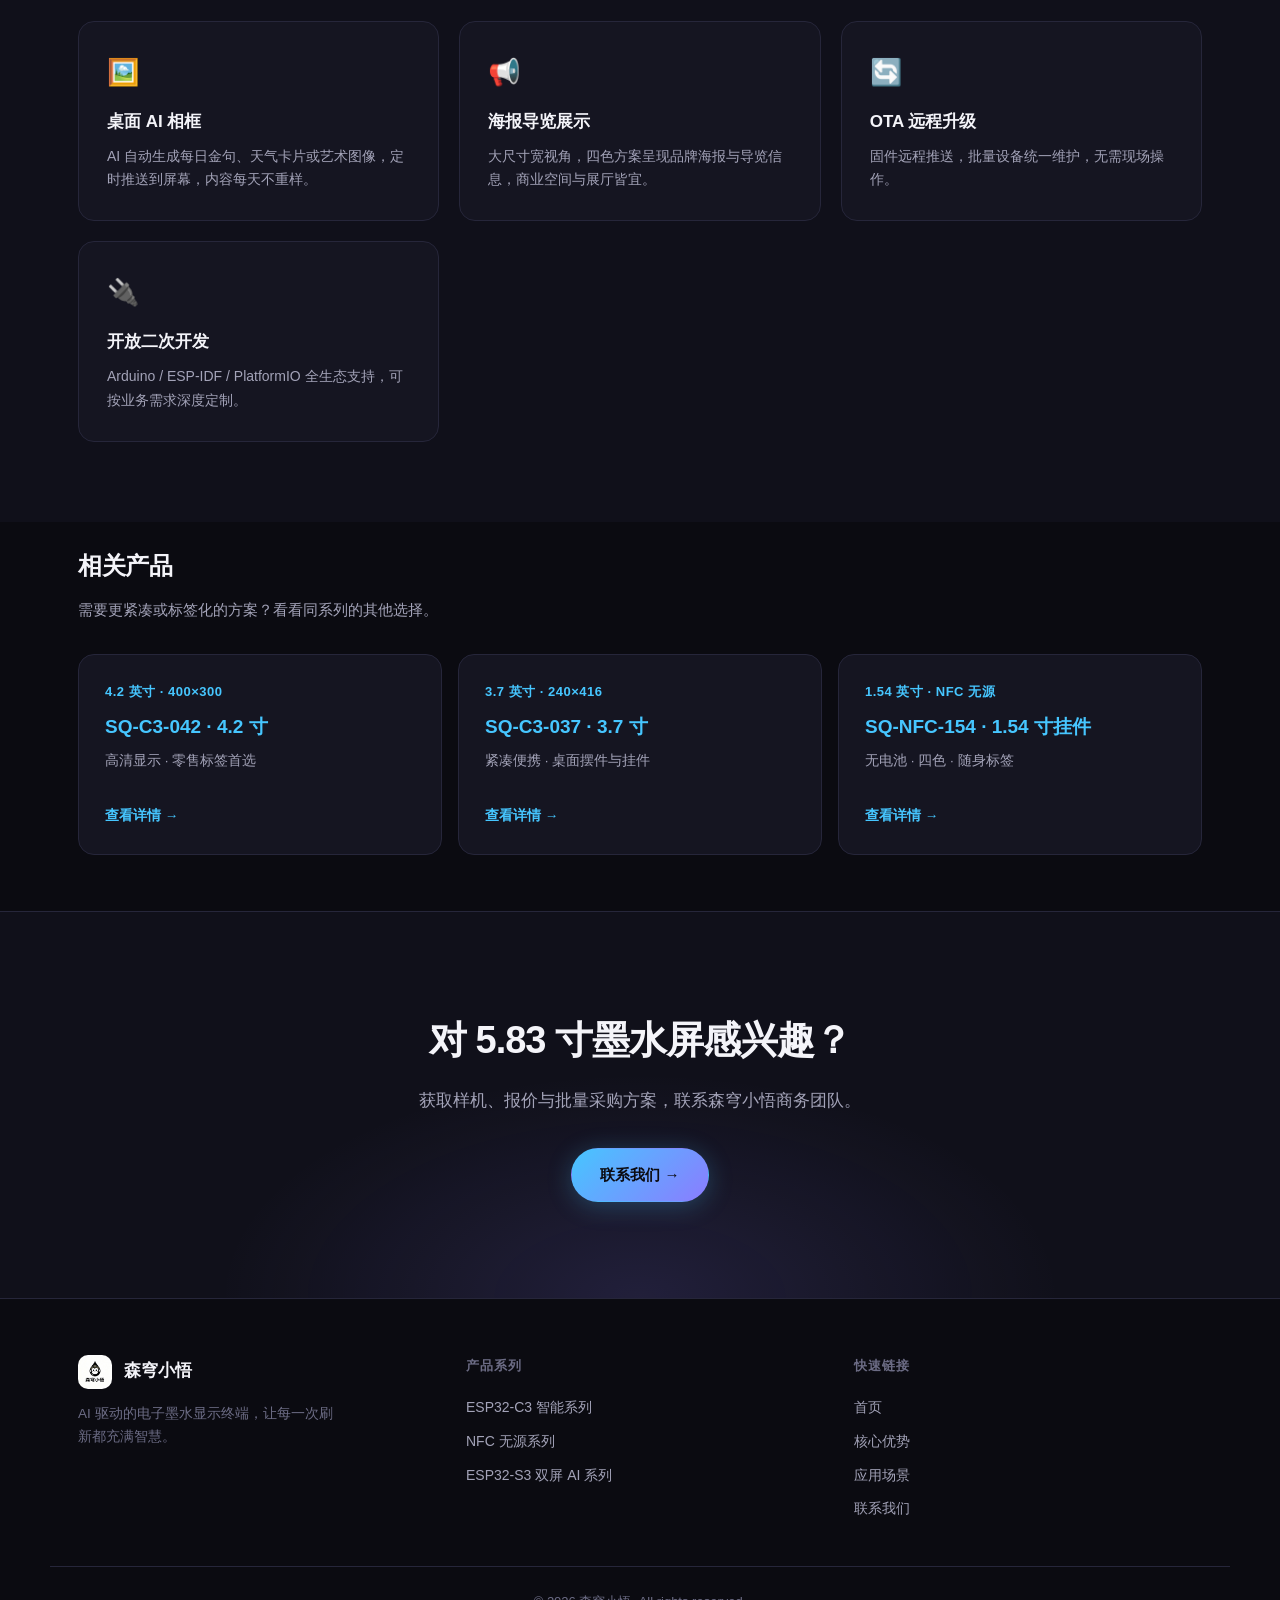
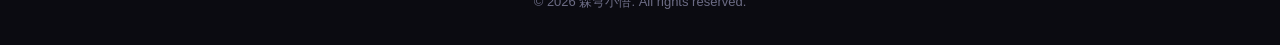
<file: products/c3-583.html>
<!DOCTYPE html>
<html lang="zh-CN">
<head>
<meta charset="UTF-8">
<meta name="viewport" content="width=device-width, initial-scale=1.0">
<title>SQ-C3-583 · 5.83 寸墨水屏 — 森穹小悟</title>
<meta name="description" content="森穹小悟 SQ-C3-583 5.83 寸墨水屏：648×480 大尺寸宽视角，ESP32-C3 主控，双色/三色/四色可选，Wi-Fi 联网刷新，AI 云端推送，适合海报与导览展示。">
<link rel="icon" href="../assets/logo.jpg">
<link rel="stylesheet" href="../assets/style.css">
</head>
<body>

<!-- ===== Nav ===== -->
<nav class="nav">
  <div class="nav-inner">
    <a href="../index.html" class="nav-brand">
      <img src="../assets/logo.jpg" alt="森穹小悟 logo">
      <span class="nav-brand-name">森穹小悟<span class="sub">AI E-INK</span></span>
    </a>
    <div class="nav-links">
      <a href="../index.html">首页</a>
      <a href="c3-series.html" class="active">产品</a>
      <a href="../index.html#scenario">应用场景</a>
      <a href="../index.html#cta" class="btn btn-primary btn-sm">联系我们</a>
    </div>
  </div>
</nav>

<!-- ===== Breadcrumb ===== -->
<div class="container">
  <div class="breadcrumb">
    <a href="../index.html">首页</a><span class="sep">/</span>
    <a href="c3-series.html">ESP32-C3 智能系列</a><span class="sep">/</span>
    SQ-C3-583
  </div>
</div>

<!-- ===== Product hero ===== -->
<section class="product-hero">
  <div class="container">
    <span class="tag tag-now">量产在售</span>
    <h1>SQ-C3-583 · 5.83 寸墨水屏</h1>
    <p class="tagline">648×480 大尺寸宽视角 · 适合海报与导览展示。AI 自动生成每日金句、天气卡片或艺术图像，定时推送到屏幕，让每一块屏都成为内容展台。</p>

    <!-- ghost mock -->
    <div class="ghost-mock">
      <div class="mock-screen" style="width: 320px;"><img src="../assets/images/products/c3-583-anime-red.jpg" alt="产品实拍"></div>
        <div class="mock-line"></div>
        <div class="mock-line short"></div>
        <div style="height:12px"></div>
        <div class="mock-red"></div>
        <div class="mock-red short" style="width:55%"></div>
        <div style="height:12px"></div>
        <div class="mock-line"></div>
        <div class="mock-line"></div>
        <div class="mock-line short"></div>
        <div class="mock-yellow"></div>
      </div>
      <div>
        <div class="spec-chip"><span class="k">尺寸</span><b>5.83 英寸</b></div>
        <div style="height:10px"></div>
        <div class="spec-chip"><span class="k">分辨率</span><b>648 × 480 px</b></div>
        <div style="height:10px"></div>
        <div class="spec-chip"><span class="k">色彩</span><b>双色 / 三色 / 四色</b></div>
      </div>
    </div>

    <div class="spec-strip">
      <div class="spec-chip"><span class="k">主控</span><b>ESP32-C3</b></div>
      <div class="spec-chip"><span class="k">连接</span><b>Wi-Fi 4 + BLE 5</b></div>
      <div class="spec-chip"><span class="k">存储</span><b>4MB Flash</b></div>
      <div class="spec-chip"><span class="k">供电</span><b>USB-C / 锂电池</b></div>
      <div class="spec-chip"><span class="k">升级</span><b>OTA 远程</b></div>
    </div>
  </div>
</section>


<!-- ===== Gallery ===== -->
<section class="section gallery-section alt">
  <div class="container">
    <div class="section-head">
      <div class="section-eyebrow">Product Gallery</div>
      <h2 class="section-title">5.83 寸实拍</h2>
      <p class="section-desc">大尺寸四色墨水屏，更适合海报展示与艺术图像呈现。</p>
    </div>
    <div class="gallery-grid">
      <div class="gallery-item"><img src="../assets/images/products/c3-583-anime-red.jpg" alt="5.83 寸实拍 1"></div>
      <div class="gallery-item"><img src="../assets/images/products/gallery-father-painting.jpg" alt="5.83 寸实拍 2"></div>
    </div>
  </div>
</section>
<!-- ===== Specs ===== -->
<section class="prod-section">
  <div class="container">
    <h3 class="sec-title">核心规格</h3>
    <p class="sec-desc">系列中最大的显示尺寸，为信息展示场景提供更充裕的版面空间。</p>
    <div class="table-wrap">
      <table>
        <thead><tr><th>参数</th><th>规格</th></tr></thead>
        <tbody>
          <tr><td>主控芯片</td><td>ESP32-C3 (RISC-V @ 160MHz)</td></tr>
          <tr><td>无线连接</td><td>Wi-Fi 4 (802.11 b/g/n) + BLE 5</td></tr>
          <tr><td>显示尺寸</td><td>5.83 英寸</td></tr>
          <tr><td>显示分辨率</td><td>648 × 480 px</td></tr>
          <tr><td>色彩方案</td><td>双色（黑/白）· 三色（黑/白/红）· 四色（黑/白/红/黄）</td></tr>
          <tr><td>存储</td><td>4MB Flash · 400KB SRAM</td></tr>
          <tr><td>刷新方式</td><td>Wi-Fi 联网刷新 · AI 云端推送 · BLE 本地配置</td></tr>
          <tr><td>供电方式</td><td>USB-C / 锂电池（可选）</td></tr>
          <tr><td>开发支持</td><td>Arduino · ESP-IDF · PlatformIO</td></tr>
          <tr><td>OTA 升级</td><td>支持远程固件更新</td></tr>
        </tbody>
      </table>
    </div>
  </div>
</section>

<!-- ===== Colors ===== -->
<section class="prod-section" style="border-top: none; padding-top: 24px;">
  <div class="container">
    <h3 class="sec-title">色彩方案</h3>
    <p class="sec-desc">大版面 + 多彩方案，让海报级内容在墨水屏上完整呈现。</p>
    <div class="table-wrap">
      <table>
        <thead><tr><th>方案</th><th>显示颜色</th><th>适用场景</th><th>刷新速度</th></tr></thead>
        <tbody>
          <tr><td>双色</td><td>黑 / 白</td><td>文字海报、导览说明、日程表</td><td>最快（1~3 秒）</td></tr>
          <tr><td>三色</td><td>黑 / 白 / 红</td><td>促销海报、公告栏、重要提醒</td><td>中等（5~10 秒）</td></tr>
          <tr><td>四色</td><td>黑 / 白 / 红 / 黄</td><td>艺术图像、品牌海报、多彩看板</td><td>较慢（10~15 秒）</td></tr>
        </tbody>
      </table>
    </div>
  </div>
</section>

<!-- ===== Features ===== -->
<section class="prod-section" style="background: var(--bg-alt); border-top: 1px solid var(--border); padding-bottom: 80px;">
  <div class="container">
    <h3 class="sec-title">功能特性</h3>
    <p class="sec-desc">5.83 寸是展示型场景的旗舰尺寸：视觉冲击力与信息密度兼得。</p>
    <div class="feature-grid">
      <div class="feature"><span class="icon">🖼️</span><h4>桌面 AI 相框</h4><p>AI 自动生成每日金句、天气卡片或艺术图像，定时推送到屏幕，内容每天不重样。</p></div>
      <div class="feature"><span class="icon">📢</span><h4>海报导览展示</h4><p>大尺寸宽视角，四色方案呈现品牌海报与导览信息，商业空间与展厅皆宜。</p></div>
      <div class="feature"><span class="icon">🔄</span><h4>OTA 远程升级</h4><p>固件远程推送，批量设备统一维护，无需现场操作。</p></div>
      <div class="feature"><span class="icon">🔌</span><h4>开放二次开发</h4><p>Arduino / ESP-IDF / PlatformIO 全生态支持，可按业务需求深度定制。</p></div>
    </div>
  </div>
</section>

<!-- ===== Related ===== -->
<section class="prod-section" style="border-top: none; padding-top: 24px;">
  <div class="container">
    <h3 class="sec-title">相关产品</h3>
    <p class="sec-desc">需要更紧凑或标签化的方案？看看同系列的其他选择。</p>
    <div class="related">
      <a href="c3-042.html" class="prod-card">
        <div class="size">4.2 英寸 · 400×300</div>
        <h4>SQ-C3-042 · 4.2 寸</h4>
        <p>高清显示 · 零售标签首选</p>
        <span class="go">查看详情 →</span>
      </a>
      <a href="c3-037.html" class="prod-card">
        <div class="size">3.7 英寸 · 240×416</div>
        <h4>SQ-C3-037 · 3.7 寸</h4>
        <p>紧凑便携 · 桌面摆件与挂件</p>
        <span class="go">查看详情 →</span>
      </a>
      <a href="nfc-154.html" class="prod-card">
        <div class="size">1.54 英寸 · NFC 无源</div>
        <h4>SQ-NFC-154 · 1.54 寸挂件</h4>
        <p>无电池 · 四色 · 随身标签</p>
        <span class="go">查看详情 →</span>
      </a>
    </div>
  </div>
</section>

<!-- ===== CTA ===== -->
<section class="cta-band">
  <h2>对 5.83 寸墨水屏感兴趣？</h2>
  <p>获取样机、报价与批量采购方案，联系森穹小悟商务团队。</p>
  <a href="../index.html#cta" class="btn btn-primary">联系我们 →</a>
</section>

<!-- ===== Footer ===== -->
<footer class="footer">
  <div class="footer-grid">
    <div>
      <div class="footer-brand">
        <img src="../assets/logo.jpg" alt="森穹小悟 logo">
        <b>森穹小悟</b>
      </div>
      <p style="font-size: 13.5px; color: var(--text-3); max-width: 260px;">AI 驱动的电子墨水显示终端，让每一次刷新都充满智慧。</p>
    </div>
    <div class="col">
      <h5>产品系列</h5>
      <a href="c3-series.html">ESP32-C3 智能系列</a>
      <a href="nfc-154.html">NFC 无源系列</a>
      <a href="s3-dual.html">ESP32-S3 双屏 AI 系列</a>
    </div>
    <div class="col">
      <h5>快速链接</h5>
      <a href="../index.html">首页</a>
      <a href="../index.html#features">核心优势</a>
      <a href="../index.html#scenario">应用场景</a>
      <a href="../index.html#cta">联系我们</a>
    </div>
  </div>
  <div class="footer-bottom">
    <p>© 2026 森穹小悟. All rights reserved.</p>
  </div>
</footer>

</body>
</html>
</file>
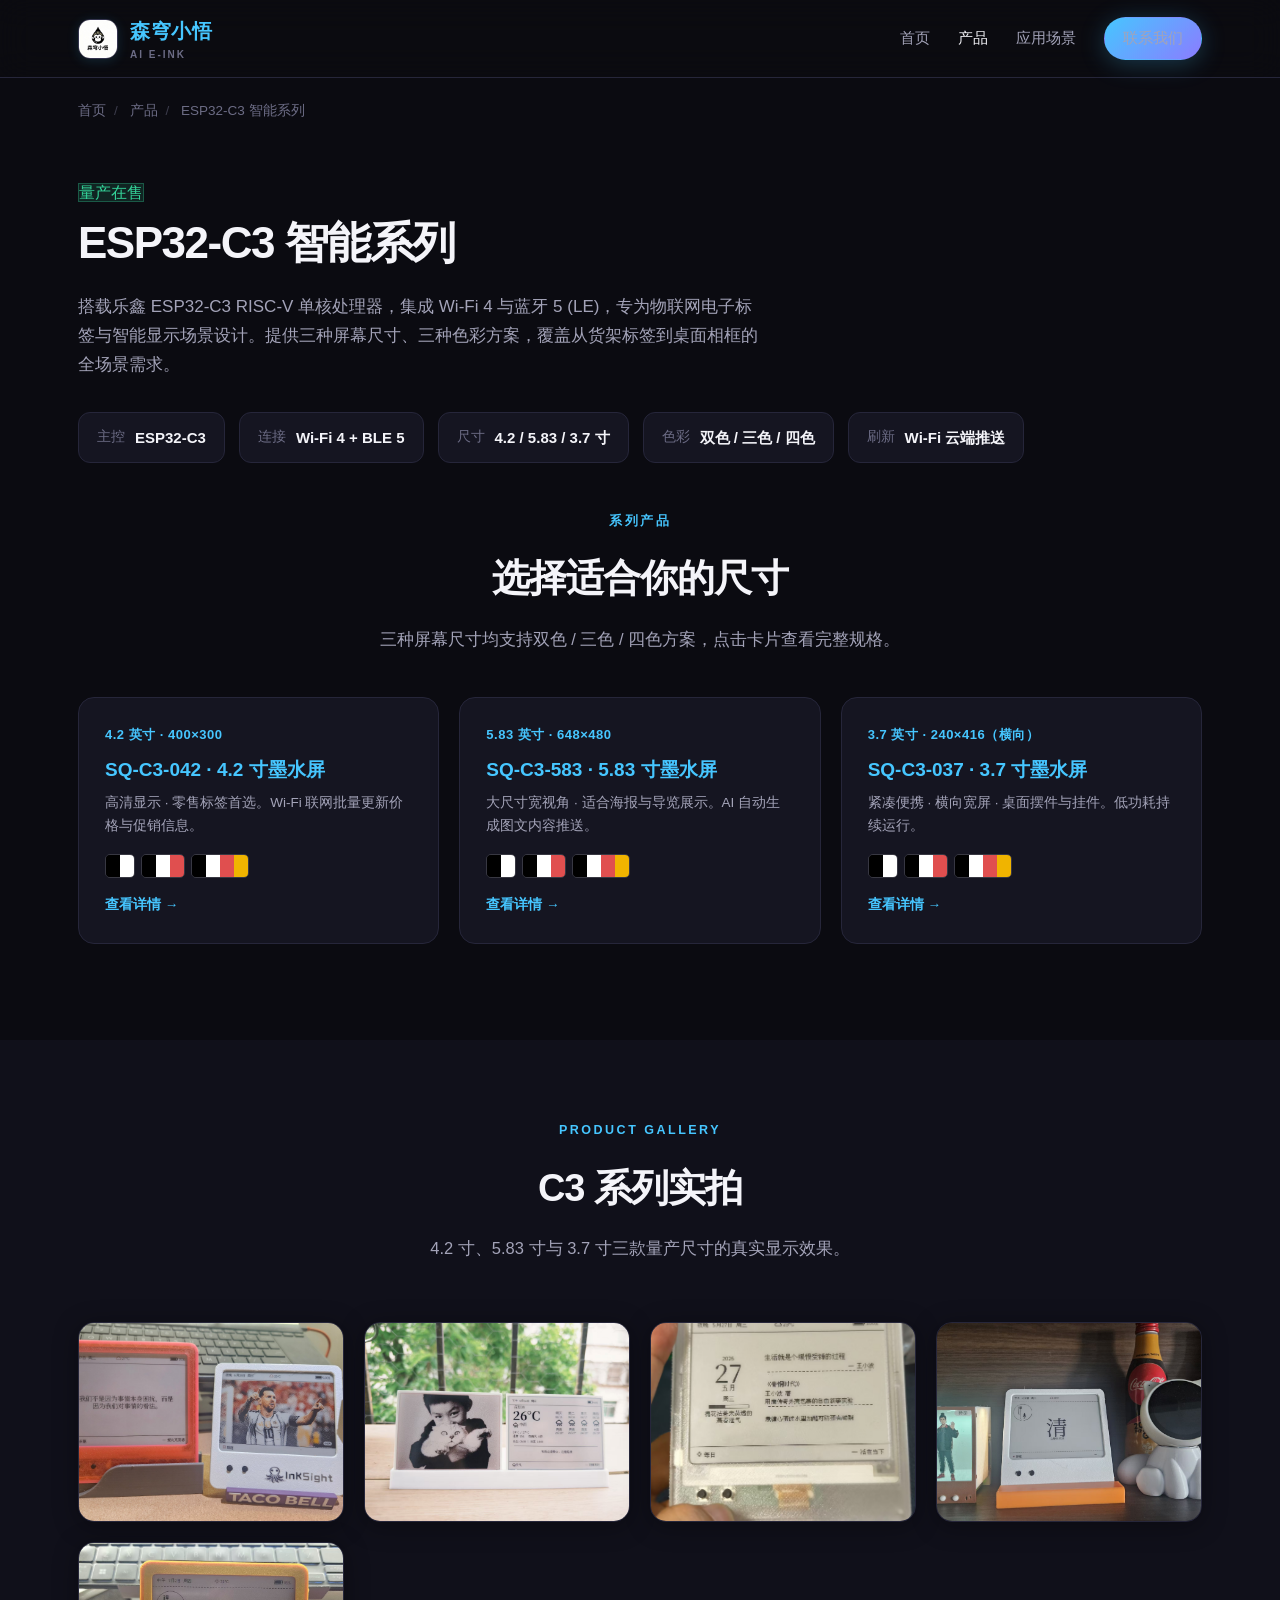
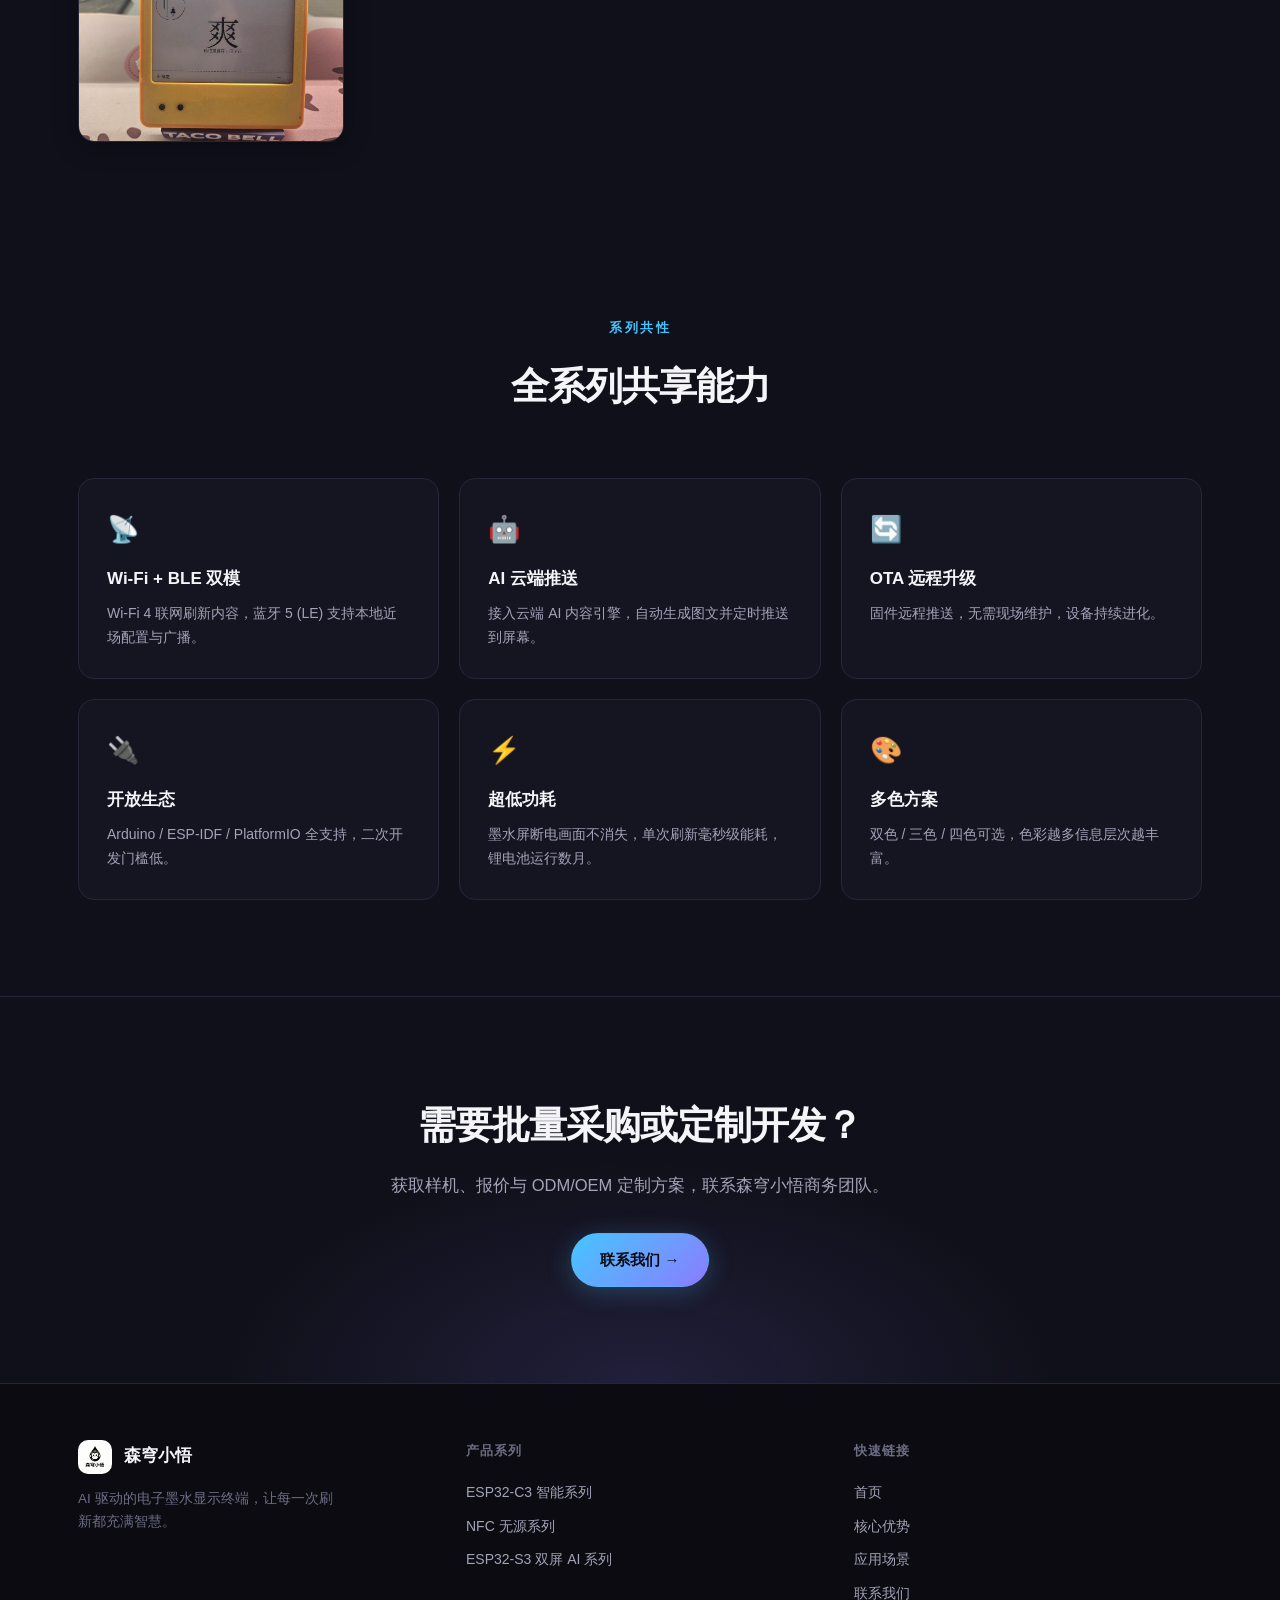
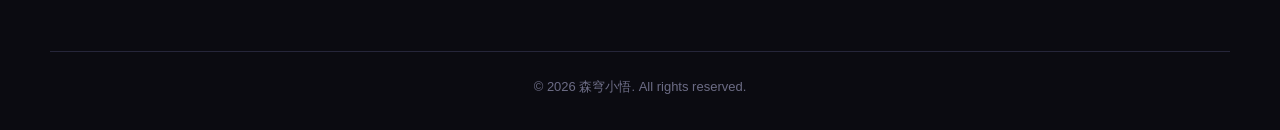
<file: products/c3-series.html>
<!DOCTYPE html>
<html lang="zh-CN">
<head>
<meta charset="UTF-8">
<meta name="viewport" content="width=device-width, initial-scale=1.0">
<title>ESP32-C3 智能系列 — 森穹小悟</title>
<meta name="description" content="森穹小悟 ESP32-C3 智能墨水屏系列：4.2寸、5.83寸、3.7寸，双色/三色/四色可选，Wi-Fi 联网刷新，AI 云端推送。">
<link rel="icon" href="../assets/logo.jpg">
<link rel="stylesheet" href="../assets/style.css">
</head>
<body>

<!-- ===== Nav ===== -->
<nav class="nav">
  <div class="nav-inner">
    <a href="../index.html" class="nav-brand">
      <img src="../assets/logo.jpg" alt="森穹小悟 logo">
      <span class="nav-brand-name">森穹小悟<span class="sub">AI E-INK</span></span>
    </a>
    <div class="nav-links">
      <a href="../index.html">首页</a>
      <a href="c3-series.html" class="active">产品</a>
      <a href="../index.html#scenario">应用场景</a>
      <a href="../index.html#cta" class="btn btn-primary btn-sm">联系我们</a>
    </div>
  </div>
</nav>

<!-- ===== Breadcrumb ===== -->
<div class="container">
  <div class="breadcrumb">
    <a href="../index.html">首页</a><span class="sep">/</span>
    <a href="c3-series.html">产品</a><span class="sep">/</span>
    ESP32-C3 智能系列
  </div>
</div>

<!-- ===== Series hero ===== -->
<section class="product-hero">
  <div class="container">
    <span class="tag tag-now">量产在售</span>
    <h1>ESP32-C3 智能系列</h1>
    <p class="tagline">搭载乐鑫 ESP32-C3 RISC-V 单核处理器，集成 Wi-Fi 4 与蓝牙 5 (LE)，专为物联网电子标签与智能显示场景设计。提供三种屏幕尺寸、三种色彩方案，覆盖从货架标签到桌面相框的全场景需求。</p>
    <div class="spec-strip">
      <div class="spec-chip"><span class="k">主控</span><b>ESP32-C3</b></div>
      <div class="spec-chip"><span class="k">连接</span><b>Wi-Fi 4 + BLE 5</b></div>
      <div class="spec-chip"><span class="k">尺寸</span><b>4.2 / 5.83 / 3.7 寸</b></div>
      <div class="spec-chip"><span class="k">色彩</span><b>双色 / 三色 / 四色</b></div>
      <div class="spec-chip"><span class="k">刷新</span><b>Wi-Fi 云端推送</b></div>
    </div>
  </div>
</section>

<!-- ===== Products ===== -->
<section class="section" style="padding-top: 0;">
  <div class="container">
    <div class="section-head" style="margin-bottom: 44px;">
      <div class="section-eyebrow">系列产品</div>
      <h2 class="section-title">选择适合你的尺寸</h2>
      <p class="section-desc">三种屏幕尺寸均支持双色 / 三色 / 四色方案，点击卡片查看完整规格。</p>
    </div>

    <div class="prod-list">
      <a href="c3-042.html" class="prod-card">
        <div class="size">4.2 英寸 · 400×300</div>
        <h4>SQ-C3-042 · 4.2 寸墨水屏</h4>
        <p>高清显示 · 零售标签首选。Wi-Fi 联网批量更新价格与促销信息。</p>
        <div class="swatches">
          <div class="swatch"><span style="background:#000"></span><span style="background:#fff"></span></div>
          <div class="swatch"><span style="background:#000"></span><span style="background:#fff"></span><span style="background:#e04f4f"></span></div>
          <div class="swatch"><span style="background:#000"></span><span style="background:#fff"></span><span style="background:#e04f4f"></span><span style="background:#f0b400"></span></div>
        </div>
        <span class="go">查看详情 →</span>
      </a>

      <a href="c3-583.html" class="prod-card">
        <div class="size">5.83 英寸 · 648×480</div>
        <h4>SQ-C3-583 · 5.83 寸墨水屏</h4>
        <p>大尺寸宽视角 · 适合海报与导览展示。AI 自动生成图文内容推送。</p>
        <div class="swatches">
          <div class="swatch"><span style="background:#000"></span><span style="background:#fff"></span></div>
          <div class="swatch"><span style="background:#000"></span><span style="background:#fff"></span><span style="background:#e04f4f"></span></div>
          <div class="swatch"><span style="background:#000"></span><span style="background:#fff"></span><span style="background:#e04f4f"></span><span style="background:#f0b400"></span></div>
        </div>
        <span class="go">查看详情 →</span>
      </a>

      <a href="c3-037.html" class="prod-card">
        <div class="size">3.7 英寸 · 240×416（横向）</div>
        <h4>SQ-C3-037 · 3.7 寸墨水屏</h4>
        <p>紧凑便携 · 横向宽屏 · 桌面摆件与挂件。低功耗持续运行。</p>
        <div class="swatches">
          <div class="swatch"><span style="background:#000"></span><span style="background:#fff"></span></div>
          <div class="swatch"><span style="background:#000"></span><span style="background:#fff"></span><span style="background:#e04f4f"></span></div>
          <div class="swatch"><span style="background:#000"></span><span style="background:#fff"></span><span style="background:#e04f4f"></span><span style="background:#f0b400"></span></div>
        </div>
        <span class="go">查看详情 →</span>
      </a>
    </div>
  </div>
</section>


<!-- ===== Gallery ===== -->
<section class="section gallery-section alt">
  <div class="container">
    <div class="section-head">
      <div class="section-eyebrow">Product Gallery</div>
      <h2 class="section-title">C3 系列实拍</h2>
      <p class="section-desc">4.2 寸、5.83 寸与 3.7 寸三款量产尺寸的真实显示效果。</p>
    </div>
    <div class="gallery-grid">
      <div class="gallery-item"><img src="../assets/images/products/c3-042-messi-inkside.jpg" alt="C3 系列实拍 1"></div>
      <div class="gallery-item"><img src="../assets/images/products/c3-583-anime-red.jpg" alt="C3 系列实拍 2"></div>
      <div class="gallery-item"><img src="../assets/images/products/c3-037-hand-quote.jpg" alt="C3 系列实拍 3"></div>
      <div class="gallery-item"><img src="../assets/images/products/c3-042-qing.jpg" alt="C3 系列实拍 4"></div>
      <div class="gallery-item"><img src="../assets/images/products/c3-042-shuang-yellow.jpg" alt="C3 系列实拍 5"></div>
    </div>
  </div>
</section>
<!-- ===== Common features ===== -->
<section class="section alt">
  <div class="container">
    <div class="section-head">
      <div class="section-eyebrow">系列共性</div>
      <h2 class="section-title">全系列共享能力</h2>
    </div>
    <div class="feature-grid">
      <div class="feature"><span class="icon">📡</span><h4>Wi-Fi + BLE 双模</h4><p>Wi-Fi 4 联网刷新内容，蓝牙 5 (LE) 支持本地近场配置与广播。</p></div>
      <div class="feature"><span class="icon">🤖</span><h4>AI 云端推送</h4><p>接入云端 AI 内容引擎，自动生成图文并定时推送到屏幕。</p></div>
      <div class="feature"><span class="icon">🔄</span><h4>OTA 远程升级</h4><p>固件远程推送，无需现场维护，设备持续进化。</p></div>
      <div class="feature"><span class="icon">🔌</span><h4>开放生态</h4><p>Arduino / ESP-IDF / PlatformIO 全支持，二次开发门槛低。</p></div>
      <div class="feature"><span class="icon">⚡</span><h4>超低功耗</h4><p>墨水屏断电画面不消失，单次刷新毫秒级能耗，锂电池运行数月。</p></div>
      <div class="feature"><span class="icon">🎨</span><h4>多色方案</h4><p>双色 / 三色 / 四色可选，色彩越多信息层次越丰富。</p></div>
    </div>
  </div>
</section>

<!-- ===== CTA ===== -->
<section class="cta-band">
  <h2>需要批量采购或定制开发？</h2>
  <p>获取样机、报价与 ODM/OEM 定制方案，联系森穹小悟商务团队。</p>
  <a href="../index.html#cta" class="btn btn-primary">联系我们 →</a>
</section>

<!-- ===== Footer ===== -->
<footer class="footer">
  <div class="footer-grid">
    <div>
      <div class="footer-brand">
        <img src="../assets/logo.jpg" alt="森穹小悟 logo">
        <b>森穹小悟</b>
      </div>
      <p style="font-size: 13.5px; color: var(--text-3); max-width: 260px;">AI 驱动的电子墨水显示终端，让每一次刷新都充满智慧。</p>
    </div>
    <div class="col">
      <h5>产品系列</h5>
      <a href="c3-series.html">ESP32-C3 智能系列</a>
      <a href="nfc-154.html">NFC 无源系列</a>
      <a href="s3-dual.html">ESP32-S3 双屏 AI 系列</a>
    </div>
    <div class="col">
      <h5>快速链接</h5>
      <a href="../index.html">首页</a>
      <a href="../index.html#features">核心优势</a>
      <a href="../index.html#scenario">应用场景</a>
      <a href="../index.html#cta">联系我们</a>
    </div>
  </div>
  <div class="footer-bottom">
    <p>© 2026 森穹小悟. All rights reserved.</p>
  </div>
</footer>

</body>
</html>
</file>
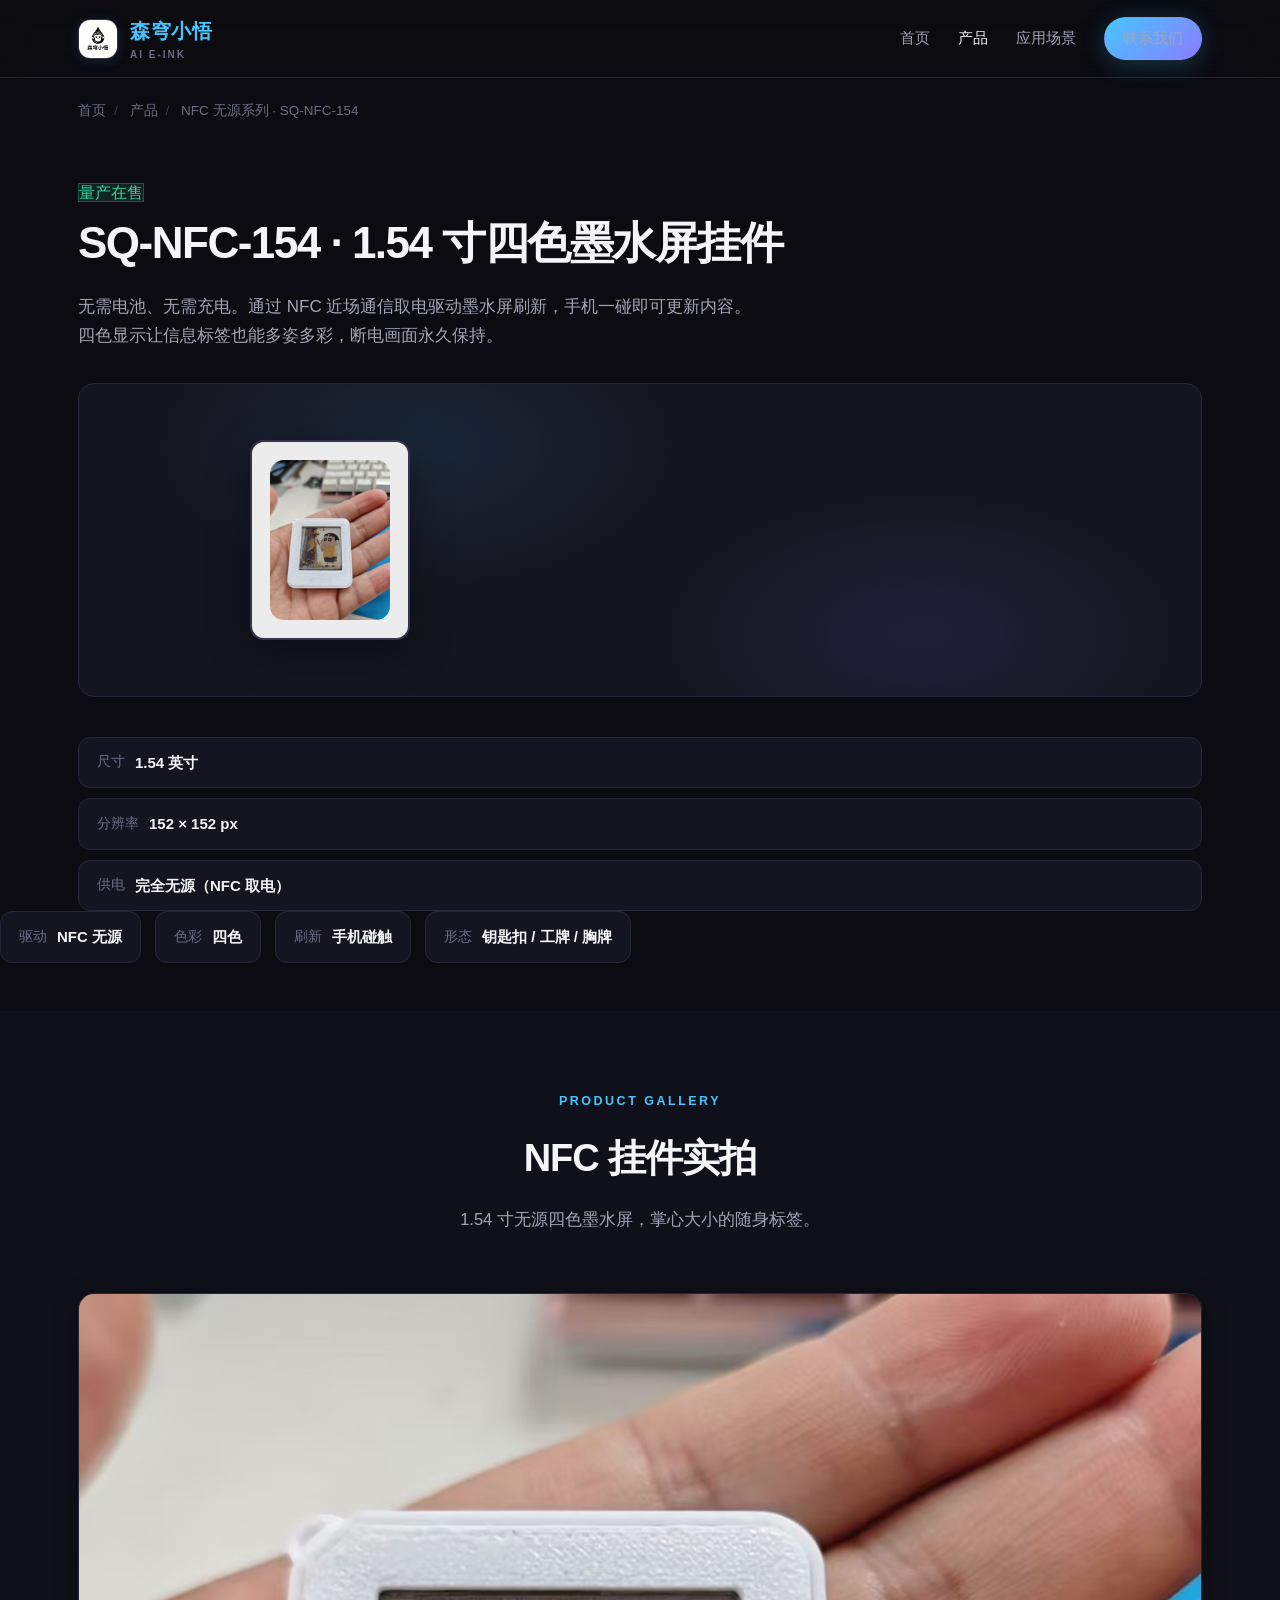
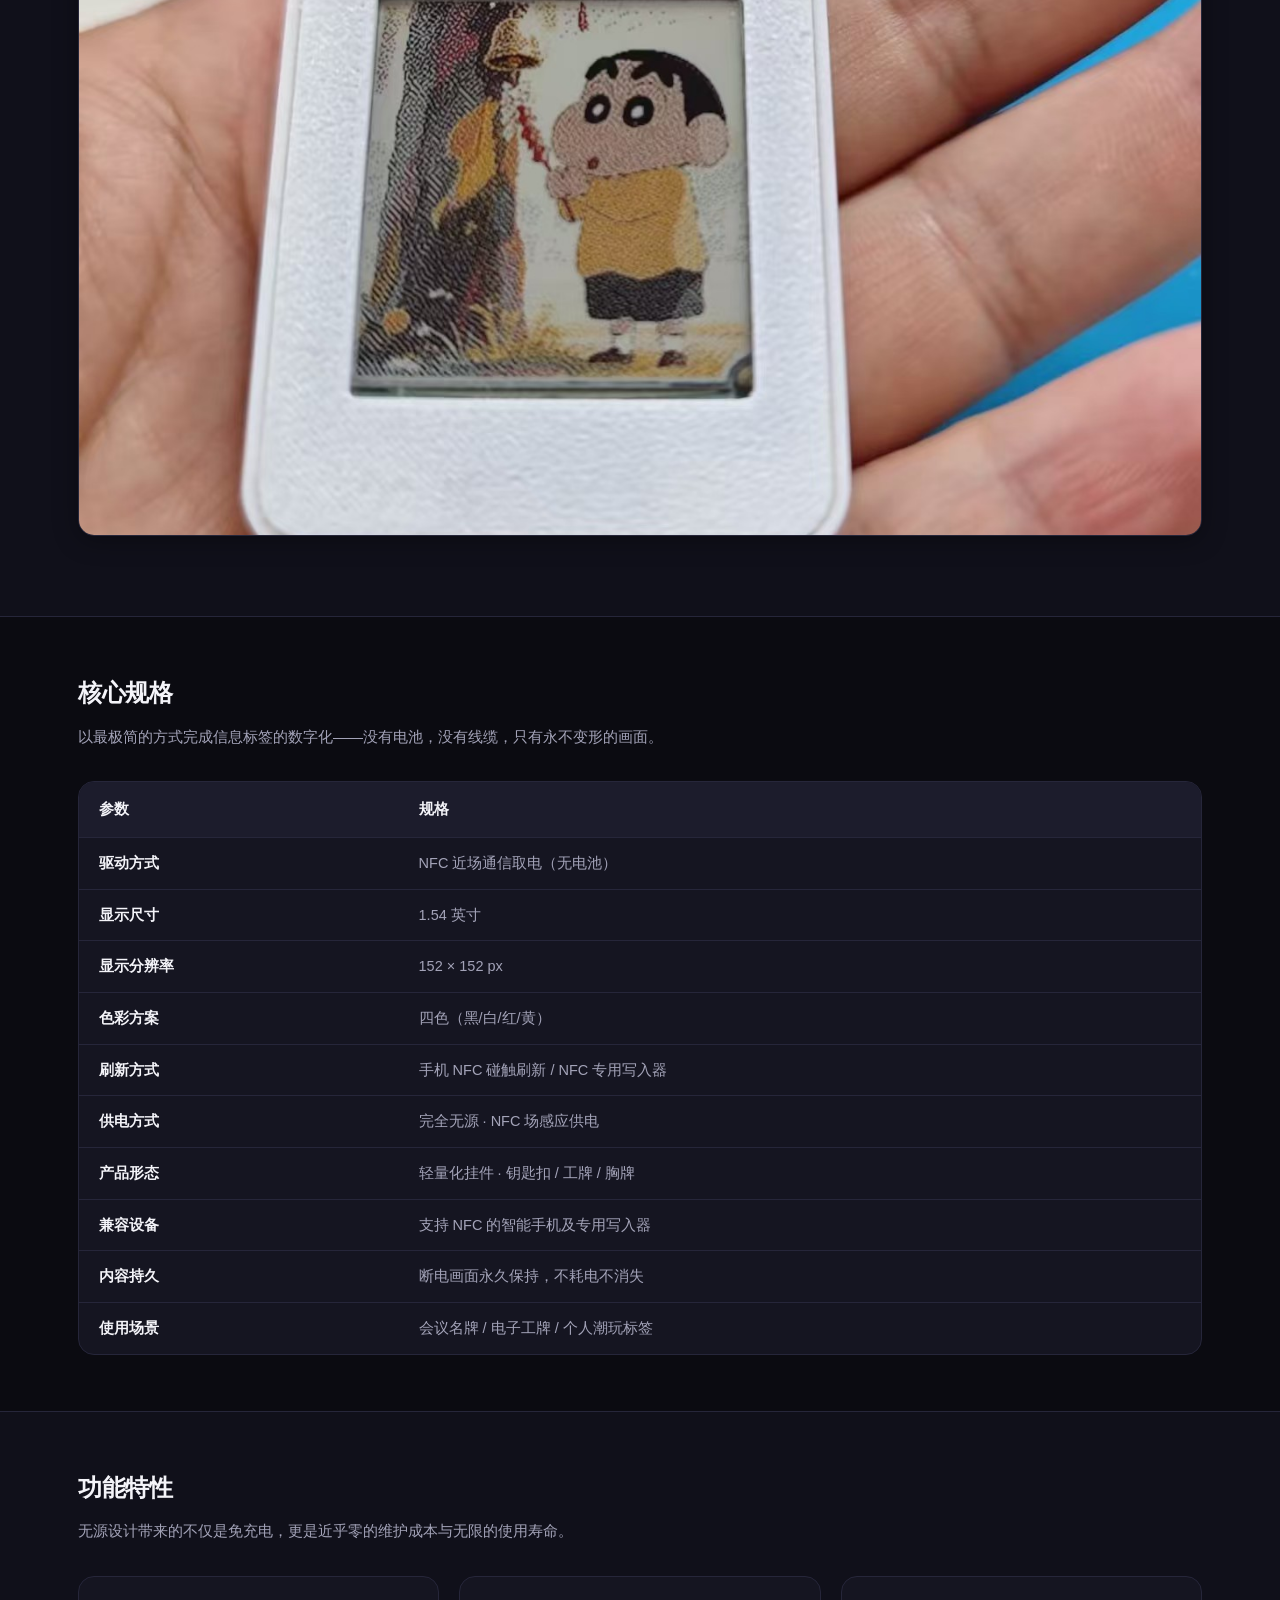
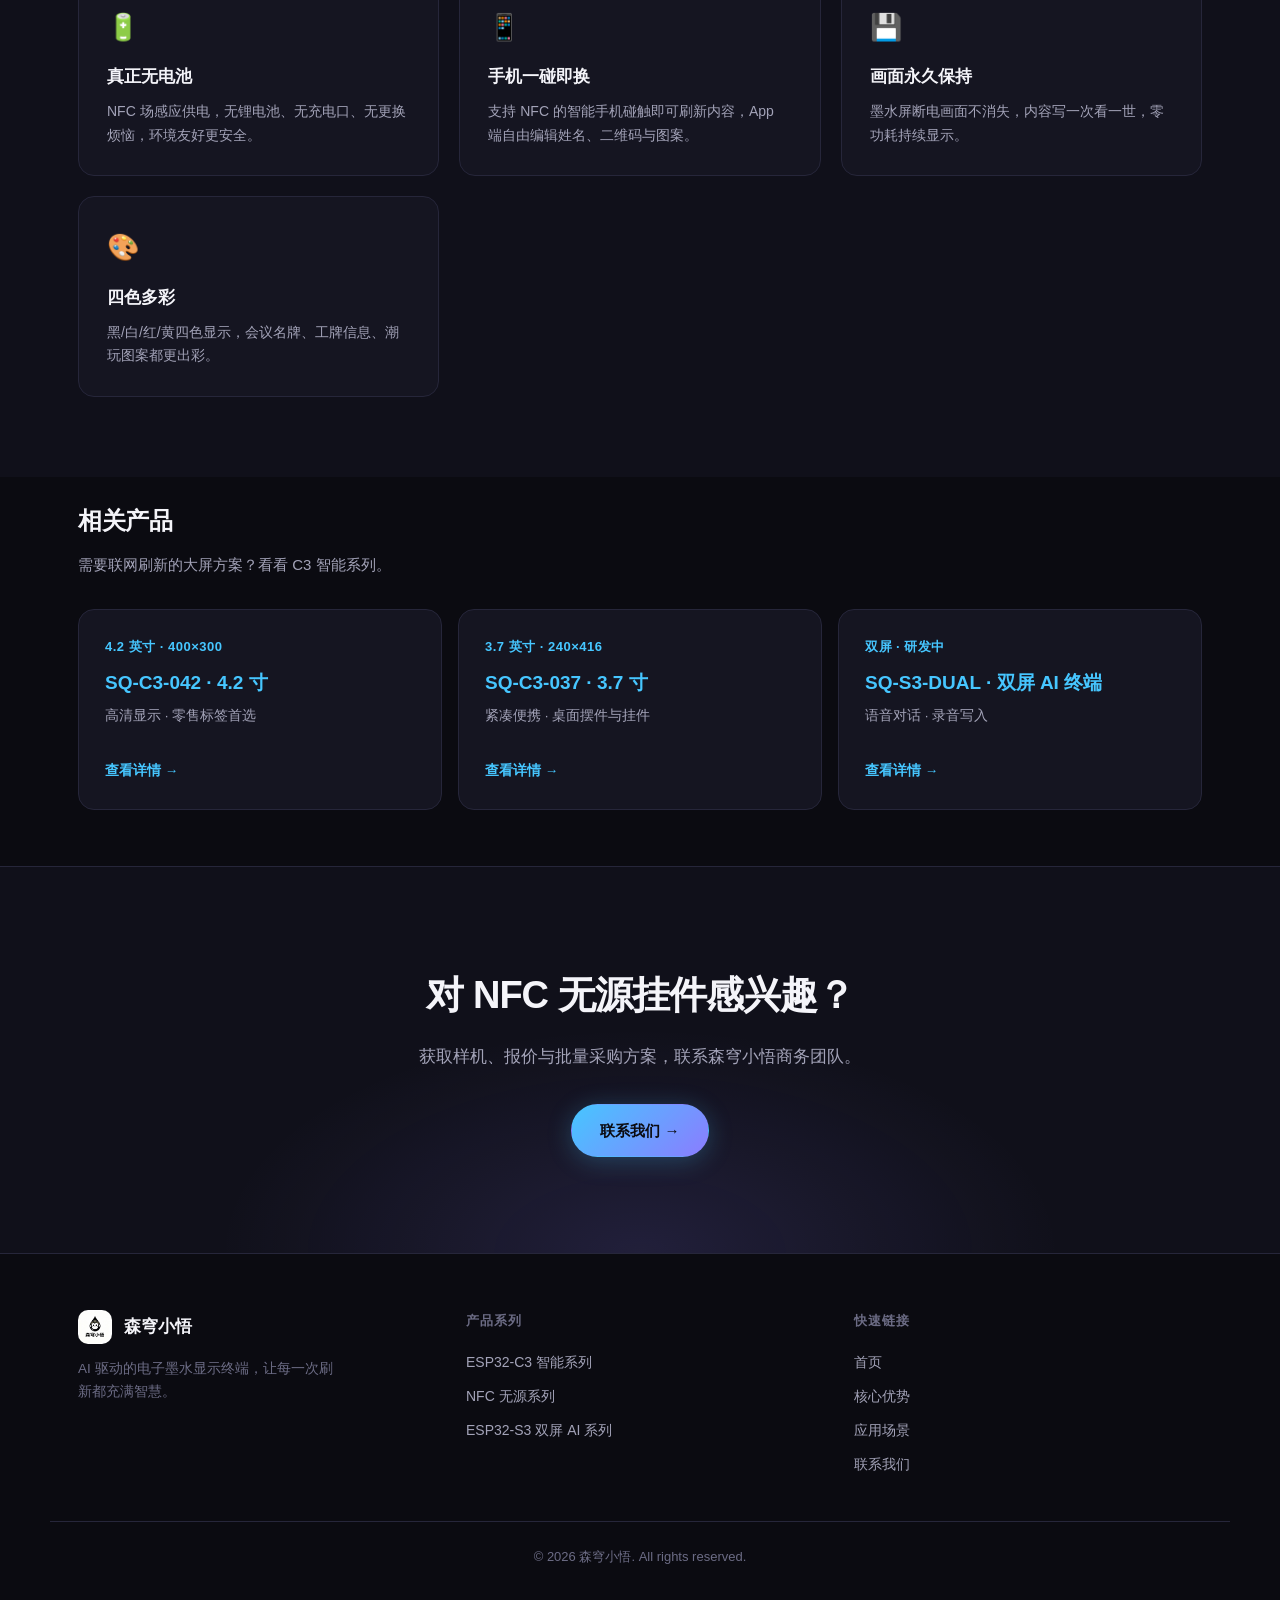
<file: products/nfc-154.html>
<!DOCTYPE html>
<html lang="zh-CN">
<head>
<meta charset="UTF-8">
<meta name="viewport" content="width=device-width, initial-scale=1.0">
<title>SQ-NFC-154 · 1.54 寸四色墨水屏挂件 — 森穹小悟</title>
<meta name="description" content="森穹小悟 SQ-NFC-154 1.54 寸四色墨水屏挂件：无需电池，NFC 近场通信取电驱动，手机一碰即可更新内容，断电画面永久保持。会议名牌、电子工牌、潮玩标签。">
<link rel="icon" href="../assets/logo.jpg">
<link rel="stylesheet" href="../assets/style.css">
</head>
<body>

<!-- ===== Nav ===== -->
<nav class="nav">
  <div class="nav-inner">
    <a href="../index.html" class="nav-brand">
      <img src="../assets/logo.jpg" alt="森穹小悟 logo">
      <span class="nav-brand-name">森穹小悟<span class="sub">AI E-INK</span></span>
    </a>
    <div class="nav-links">
      <a href="../index.html">首页</a>
      <a href="c3-series.html" class="active">产品</a>
      <a href="../index.html#scenario">应用场景</a>
      <a href="../index.html#cta" class="btn btn-primary btn-sm">联系我们</a>
    </div>
  </div>
</nav>

<!-- ===== Breadcrumb ===== -->
<div class="container">
  <div class="breadcrumb">
    <a href="../index.html">首页</a><span class="sep">/</span>
    <a href="c3-series.html">产品</a><span class="sep">/</span>
    NFC 无源系列 · SQ-NFC-154
  </div>
</div>

<!-- ===== Product hero ===== -->
<section class="product-hero">
  <div class="container">
    <span class="tag tag-now">量产在售</span>
    <h1>SQ-NFC-154 · 1.54 寸四色墨水屏挂件</h1>
    <p class="tagline">无需电池、无需充电。通过 NFC 近场通信取电驱动墨水屏刷新，手机一碰即可更新内容。四色显示让信息标签也能多姿多彩，断电画面永久保持。</p>

    <!-- ghost mock -->
    <div class="ghost-mock">
      <div class="mock-screen" style="width: 160px;"><img src="../assets/images/products/nfc-154-shinchan.jpg" alt="产品实拍"></div>
        <div class="mock-line"></div>
        <div style="height:8px"></div>
        <div class="mock-red"></div>
        <div style="height:8px"></div>
        <div class="mock-line short"></div>
        <div class="mock-yellow" style="width:45%"></div>
      </div>
      <div>
        <div class="spec-chip"><span class="k">尺寸</span><b>1.54 英寸</b></div>
        <div style="height:10px"></div>
        <div class="spec-chip"><span class="k">分辨率</span><b>152 × 152 px</b></div>
        <div style="height:10px"></div>
        <div class="spec-chip"><span class="k">供电</span><b>完全无源（NFC 取电）</b></div>
      </div>
    </div>

    <div class="spec-strip">
      <div class="spec-chip"><span class="k">驱动</span><b>NFC 无源</b></div>
      <div class="spec-chip"><span class="k">色彩</span><b>四色</b></div>
      <div class="spec-chip"><span class="k">刷新</span><b>手机碰触</b></div>
      <div class="spec-chip"><span class="k">形态</span><b>钥匙扣 / 工牌 / 胸牌</b></div>
    </div>
  </div>
</section>


<!-- ===== Gallery ===== -->
<section class="section gallery-section alt">
  <div class="container">
    <div class="section-head">
      <div class="section-eyebrow">Product Gallery</div>
      <h2 class="section-title">NFC 挂件实拍</h2>
      <p class="section-desc">1.54 寸无源四色墨水屏，掌心大小的随身标签。</p>
    </div>
    <div class="gallery-grid">
      <div class="gallery-item"><img src="../assets/images/products/nfc-154-shinchan.jpg" alt="NFC 挂件实拍 1"></div>
    </div>
  </div>
</section>
<!-- ===== Specs ===== -->
<section class="prod-section">
  <div class="container">
    <h3 class="sec-title">核心规格</h3>
    <p class="sec-desc">以最极简的方式完成信息标签的数字化——没有电池，没有线缆，只有永不变形的画面。</p>
    <div class="table-wrap">
      <table>
        <thead><tr><th>参数</th><th>规格</th></tr></thead>
        <tbody>
          <tr><td>驱动方式</td><td>NFC 近场通信取电（无电池）</td></tr>
          <tr><td>显示尺寸</td><td>1.54 英寸</td></tr>
          <tr><td>显示分辨率</td><td>152 × 152 px</td></tr>
          <tr><td>色彩方案</td><td>四色（黑/白/红/黄）</td></tr>
          <tr><td>刷新方式</td><td>手机 NFC 碰触刷新 / NFC 专用写入器</td></tr>
          <tr><td>供电方式</td><td>完全无源 · NFC 场感应供电</td></tr>
          <tr><td>产品形态</td><td>轻量化挂件 · 钥匙扣 / 工牌 / 胸牌</td></tr>
          <tr><td>兼容设备</td><td>支持 NFC 的智能手机及专用写入器</td></tr>
          <tr><td>内容持久</td><td>断电画面永久保持，不耗电不消失</td></tr>
          <tr><td>使用场景</td><td>会议名牌 / 电子工牌 / 个人潮玩标签</td></tr>
        </tbody>
      </table>
    </div>
  </div>
</section>

<!-- ===== Features ===== -->
<section class="prod-section" style="background: var(--bg-alt); border-top: 1px solid var(--border); padding-bottom: 80px;">
  <div class="container">
    <h3 class="sec-title">功能特性</h3>
    <p class="sec-desc">无源设计带来的不仅是免充电，更是近乎零的维护成本与无限的使用寿命。</p>
    <div class="feature-grid">
      <div class="feature"><span class="icon">🔋</span><h4>真正无电池</h4><p>NFC 场感应供电，无锂电池、无充电口、无更换烦恼，环境友好更安全。</p></div>
      <div class="feature"><span class="icon">📱</span><h4>手机一碰即换</h4><p>支持 NFC 的智能手机碰触即可刷新内容，App 端自由编辑姓名、二维码与图案。</p></div>
      <div class="feature"><span class="icon">💾</span><h4>画面永久保持</h4><p>墨水屏断电画面不消失，内容写一次看一世，零功耗持续显示。</p></div>
      <div class="feature"><span class="icon">🎨</span><h4>四色多彩</h4><p>黑/白/红/黄四色显示，会议名牌、工牌信息、潮玩图案都更出彩。</p></div>
    </div>
  </div>
</section>

<!-- ===== Related ===== -->
<section class="prod-section" style="border-top: none; padding-top: 24px;">
  <div class="container">
    <h3 class="sec-title">相关产品</h3>
    <p class="sec-desc">需要联网刷新的大屏方案？看看 C3 智能系列。</p>
    <div class="related">
      <a href="c3-042.html" class="prod-card">
        <div class="size">4.2 英寸 · 400×300</div>
        <h4>SQ-C3-042 · 4.2 寸</h4>
        <p>高清显示 · 零售标签首选</p>
        <span class="go">查看详情 →</span>
      </a>
      <a href="c3-037.html" class="prod-card">
        <div class="size">3.7 英寸 · 240×416</div>
        <h4>SQ-C3-037 · 3.7 寸</h4>
        <p>紧凑便携 · 桌面摆件与挂件</p>
        <span class="go">查看详情 →</span>
      </a>
      <a href="s3-dual.html" class="prod-card">
        <div class="size">双屏 · 研发中</div>
        <h4>SQ-S3-DUAL · 双屏 AI 终端</h4>
        <p>语音对话 · 录音写入</p>
        <span class="go">查看详情 →</span>
      </a>
    </div>
  </div>
</section>

<!-- ===== CTA ===== -->
<section class="cta-band">
  <h2>对 NFC 无源挂件感兴趣？</h2>
  <p>获取样机、报价与批量采购方案，联系森穹小悟商务团队。</p>
  <a href="../index.html#cta" class="btn btn-primary">联系我们 →</a>
</section>

<!-- ===== Footer ===== -->
<footer class="footer">
  <div class="footer-grid">
    <div>
      <div class="footer-brand">
        <img src="../assets/logo.jpg" alt="森穹小悟 logo">
        <b>森穹小悟</b>
      </div>
      <p style="font-size: 13.5px; color: var(--text-3); max-width: 260px;">AI 驱动的电子墨水显示终端，让每一次刷新都充满智慧。</p>
    </div>
    <div class="col">
      <h5>产品系列</h5>
      <a href="c3-series.html">ESP32-C3 智能系列</a>
      <a href="nfc-154.html">NFC 无源系列</a>
      <a href="s3-dual.html">ESP32-S3 双屏 AI 系列</a>
    </div>
    <div class="col">
      <h5>快速链接</h5>
      <a href="../index.html">首页</a>
      <a href="../index.html#features">核心优势</a>
      <a href="../index.html#scenario">应用场景</a>
      <a href="../index.html#cta">联系我们</a>
    </div>
  </div>
  <div class="footer-bottom">
    <p>© 2026 森穹小悟. All rights reserved.</p>
  </div>
</footer>

</body>
</html>
</file>
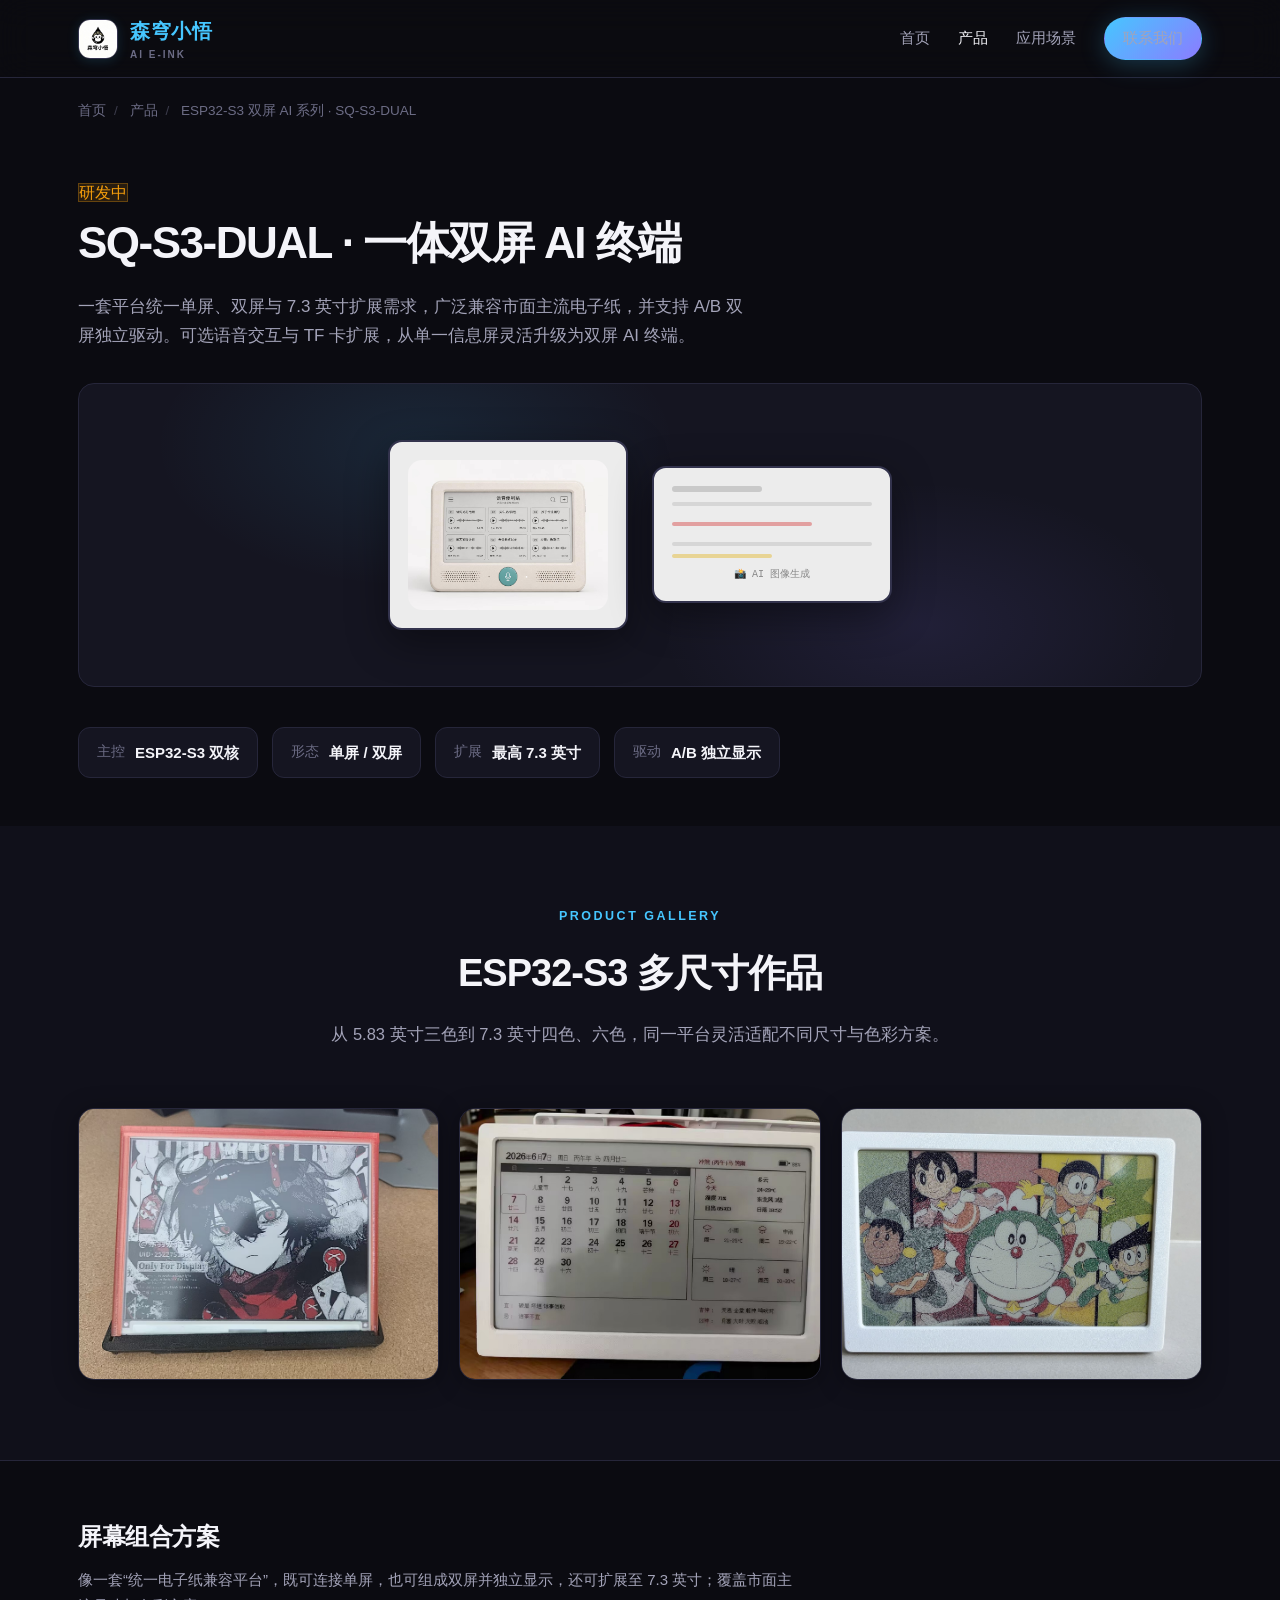
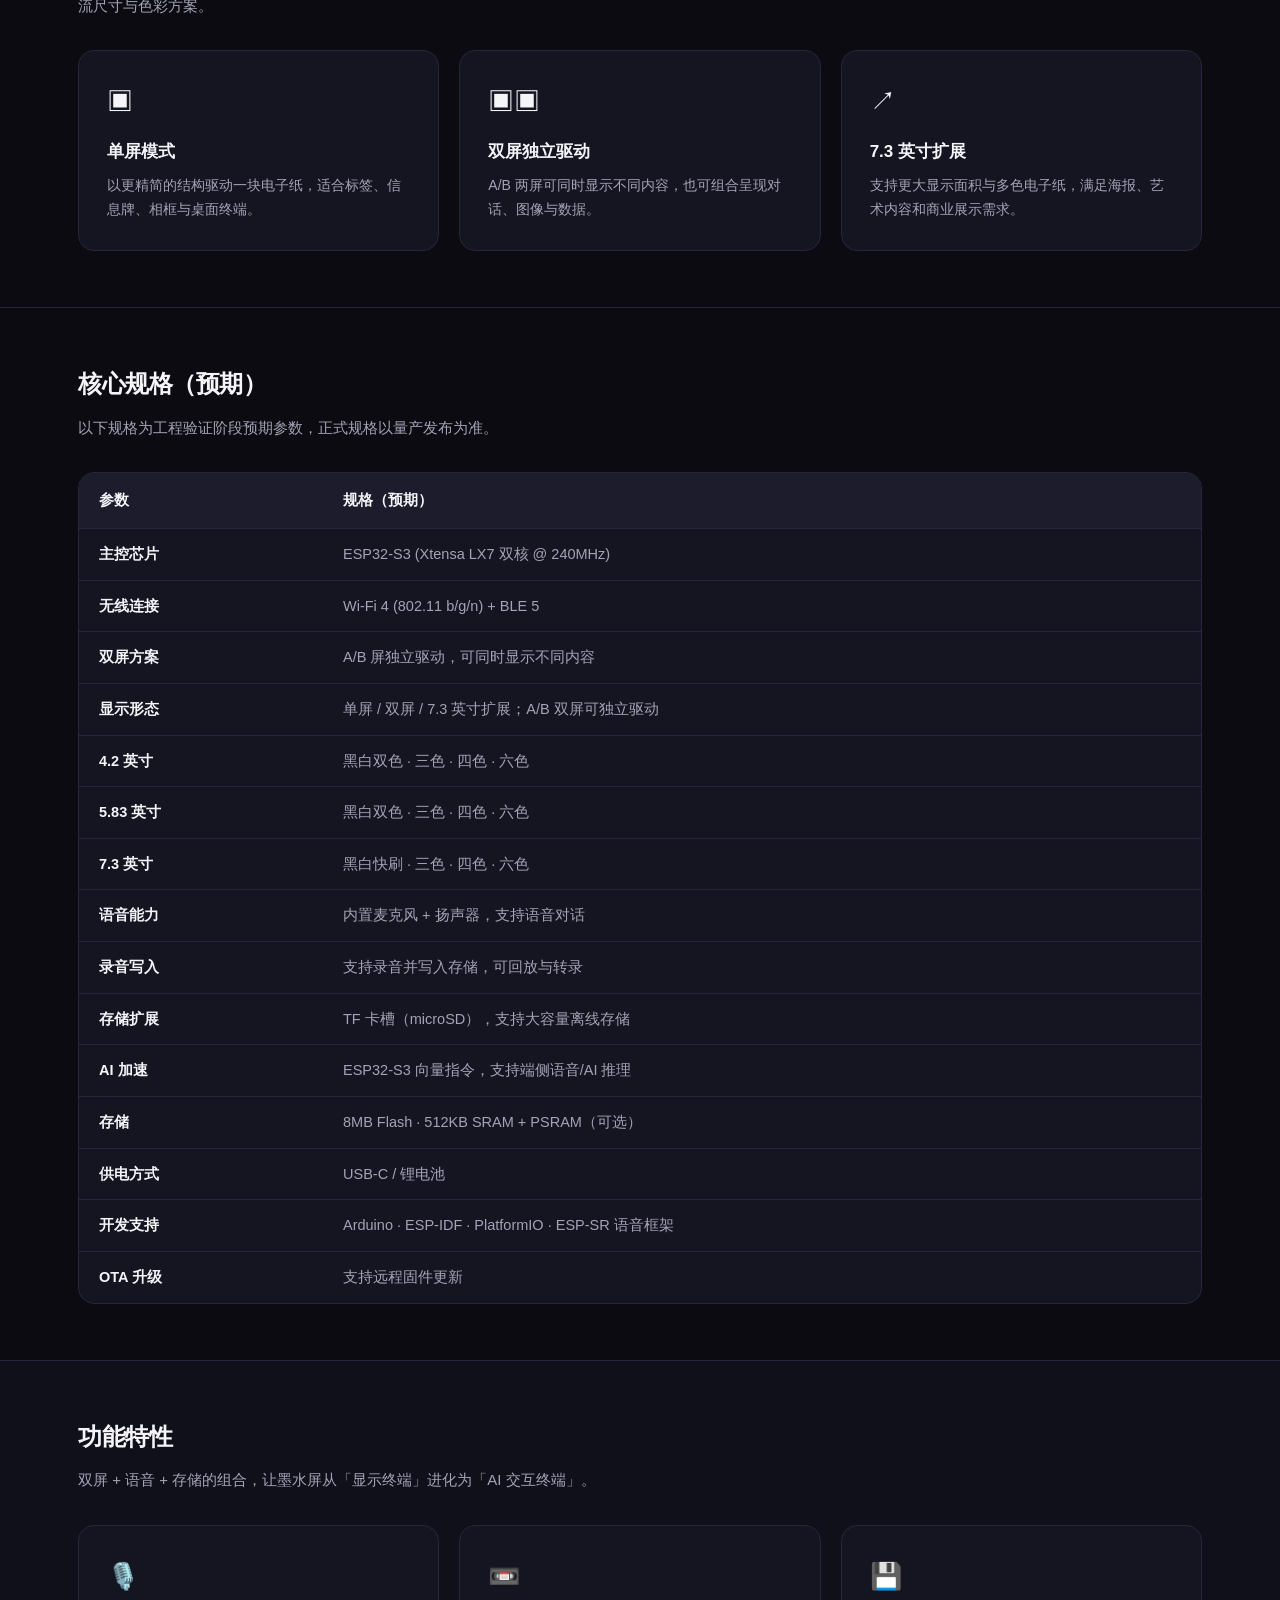
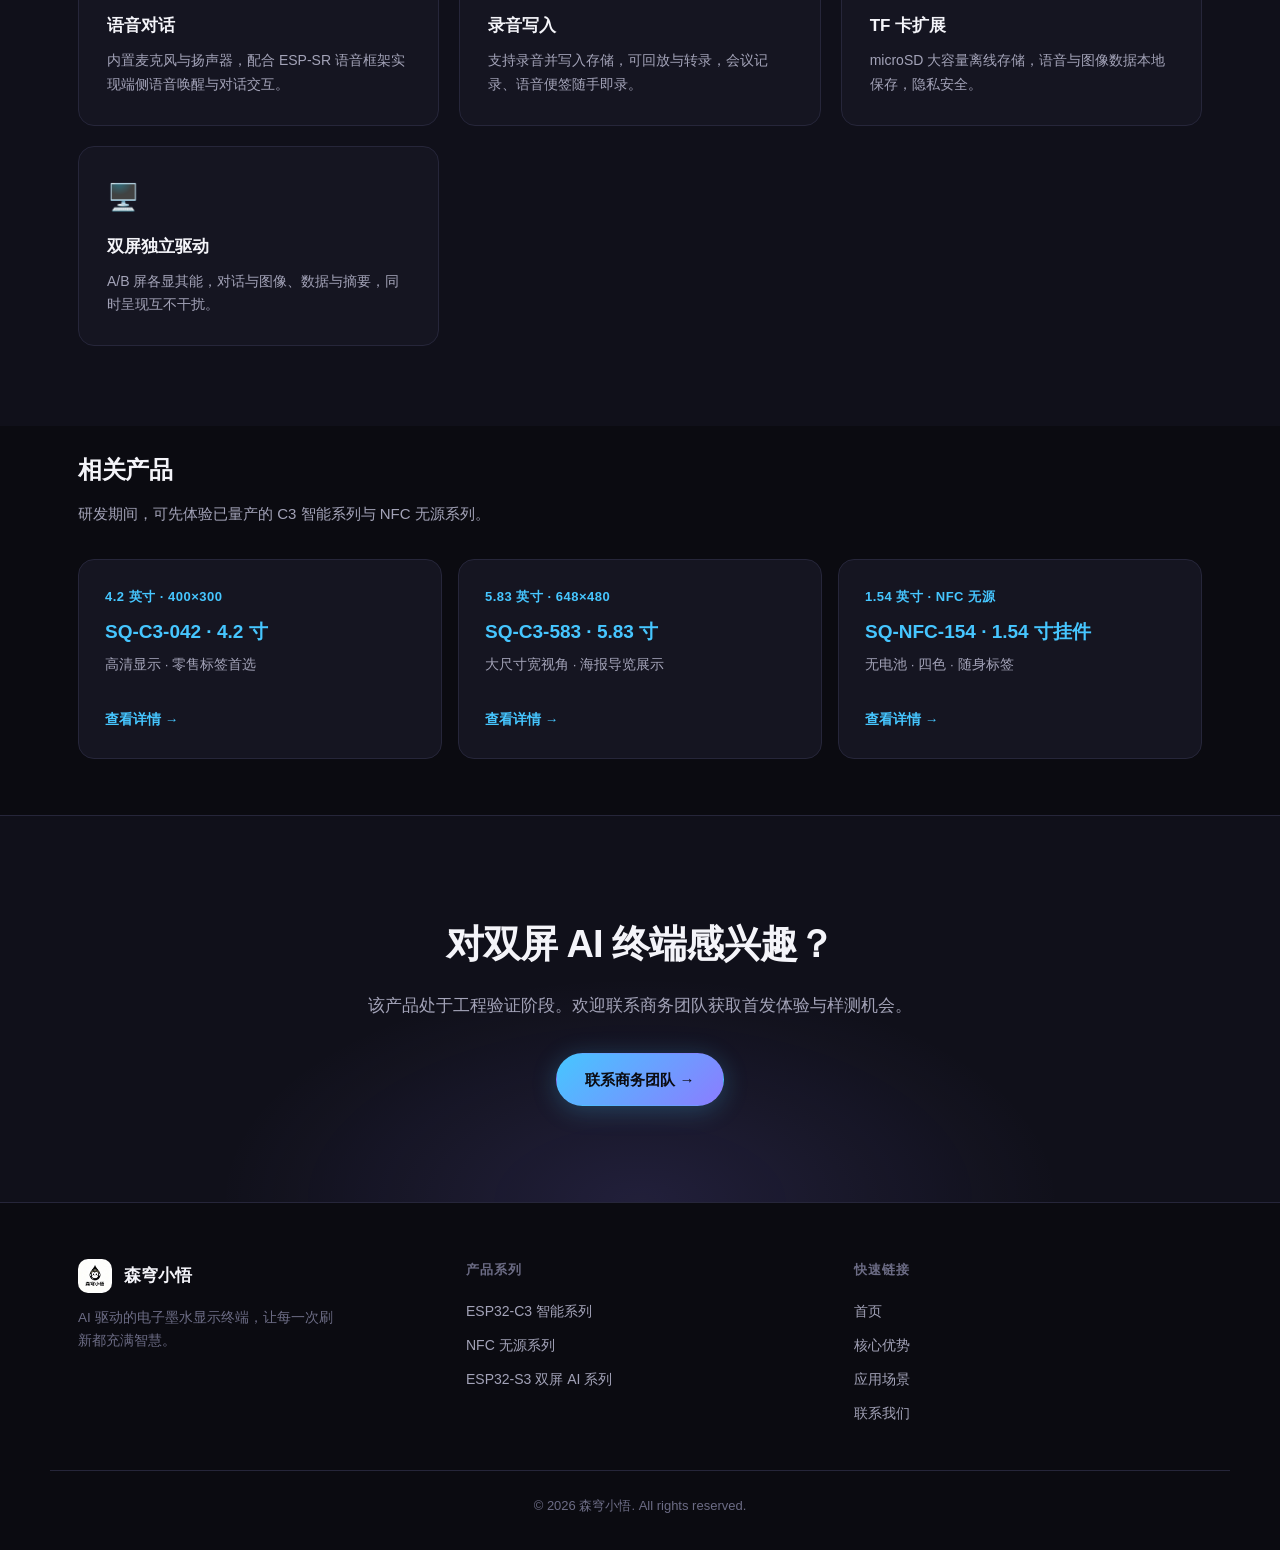
<file: products/s3-dual.html>
<!DOCTYPE html>
<html lang="zh-CN">
<head>
<meta charset="UTF-8">
<meta name="viewport" content="width=device-width, initial-scale=1.0">
<title>SQ-S3-DUAL · 一体双屏 AI 终端 — 森穹小悟</title>
<meta name="description" content="森穹小悟 SQ-S3-DUAL 统一电子纸兼容平台：支持单屏、双屏独立驱动与 7.3 英寸扩展，兼容 4.2、5.83、7.3 英寸多色电子纸。">
<link rel="icon" href="../assets/logo.jpg">
<link rel="stylesheet" href="../assets/style.css">
</head>
<body>

<!-- ===== Nav ===== -->
<nav class="nav">
  <div class="nav-inner">
    <a href="../index.html" class="nav-brand">
      <img src="../assets/logo.jpg" alt="森穹小悟 logo">
      <span class="nav-brand-name">森穹小悟<span class="sub">AI E-INK</span></span>
    </a>
    <div class="nav-links">
      <a href="../index.html">首页</a>
      <a href="c3-series.html" class="active">产品</a>
      <a href="../index.html#scenario">应用场景</a>
      <a href="../index.html#cta" class="btn btn-primary btn-sm">联系我们</a>
    </div>
  </div>
</nav>

<!-- ===== Breadcrumb ===== -->
<div class="container">
  <div class="breadcrumb">
    <a href="../index.html">首页</a><span class="sep">/</span>
    <a href="c3-series.html">产品</a><span class="sep">/</span>
    ESP32-S3 双屏 AI 系列 · SQ-S3-DUAL
  </div>
</div>

<!-- ===== Product hero ===== -->
<section class="product-hero">
  <div class="container">
    <span class="tag tag-dev">研发中</span>
    <h1>SQ-S3-DUAL · 一体双屏 AI 终端</h1>
    <p class="tagline">一套平台统一单屏、双屏与 7.3 英寸扩展需求，广泛兼容市面主流电子纸，并支持 A/B 双屏独立驱动。可选语音交互与 TF 卡扩展，从单一信息屏灵活升级为双屏 AI 终端。</p>

    <!-- product mock -->
    <div class="ghost-mock">
      <div class="mock-screen" style="width: 240px;"><img src="../assets/images/products/s3-dual-voice-mockup.jpg" alt="产品实拍"></div>
      <div class="mock-screen" style="width: 240px;">
        <div class="mock-bar" style="width:45%"></div>
        <div class="mock-line"></div>
        <div style="height:8px"></div>
        <div class="mock-red" style="width:70%"></div>
        <div style="height:8px"></div>
        <div class="mock-line"></div>
        <div class="mock-yellow" style="width:50%"></div>
        <div style="font-size:10px; color:#888; text-align:center;">📸 AI 图像生成</div>
      </div>
    </div>

    <div class="spec-strip">
      <div class="spec-chip"><span class="k">主控</span><b>ESP32-S3 双核</b></div>
      <div class="spec-chip"><span class="k">形态</span><b>单屏 / 双屏</b></div>
      <div class="spec-chip"><span class="k">扩展</span><b>最高 7.3 英寸</b></div>
      <div class="spec-chip"><span class="k">驱动</span><b>A/B 独立显示</b></div>
    </div>
  </div>
</section>


<!-- ===== Gallery ===== -->
<section class="section gallery-section alt">
  <div class="container">
    <div class="section-head">
      <div class="section-eyebrow">Product Gallery</div>
      <h2 class="section-title">ESP32-S3 多尺寸作品</h2>
      <p class="section-desc">从 5.83 英寸三色到 7.3 英寸四色、六色，同一平台灵活适配不同尺寸与色彩方案。</p>
    </div>
    <div class="gallery-grid">
      <div class="gallery-item"><img src="../assets/images/products/s3-583-tricolor.jpg" alt="ESP32-S3 5.83 英寸三色电子纸作品"></div>
      <div class="gallery-item"><img src="../assets/images/products/s3-730-fourcolor.png" alt="ESP32-S3 7.3 英寸四色电子纸作品"></div>
      <div class="gallery-item"><img src="../assets/images/products/s3-730-sixcolor.jpg" alt="ESP32-S3 7.3 英寸六色电子纸作品"></div>
    </div>
  </div>
</section>
<!-- ===== Config options ===== -->
<section class="prod-section">
  <div class="container">
    <h3 class="sec-title">屏幕组合方案</h3>
    <p class="sec-desc">像一套“统一电子纸兼容平台”，既可连接单屏，也可组成双屏并独立显示，还可扩展至 7.3 英寸；覆盖市面主流尺寸与色彩方案。</p>
    <div class="feature-grid">
      <div class="feature"><span class="icon">▣</span><h4>单屏模式</h4><p>以更精简的结构驱动一块电子纸，适合标签、信息牌、相框与桌面终端。</p></div>
      <div class="feature"><span class="icon">▣▣</span><h4>双屏独立驱动</h4><p>A/B 两屏可同时显示不同内容，也可组合呈现对话、图像与数据。</p></div>
      <div class="feature"><span class="icon">↗</span><h4>7.3 英寸扩展</h4><p>支持更大显示面积与多色电子纸，满足海报、艺术内容和商业展示需求。</p></div>
    </div>
  </div>
</section>

<!-- ===== Specs ===== -->
<section class="prod-section" style="border-top: 1px solid var(--border);">
  <div class="container">
    <h3 class="sec-title">核心规格（预期）</h3>
    <p class="sec-desc">以下规格为工程验证阶段预期参数，正式规格以量产发布为准。</p>
    <div class="table-wrap">
      <table>
        <thead><tr><th>参数</th><th>规格（预期）</th></tr></thead>
        <tbody>
          <tr><td>主控芯片</td><td>ESP32-S3 (Xtensa LX7 双核 @ 240MHz)</td></tr>
          <tr><td>无线连接</td><td>Wi-Fi 4 (802.11 b/g/n) + BLE 5</td></tr>
          <tr><td>双屏方案</td><td>A/B 屏独立驱动，可同时显示不同内容</td></tr>
          <tr><td>显示形态</td><td>单屏 / 双屏 / 7.3 英寸扩展；A/B 双屏可独立驱动</td></tr>
          <tr><td>4.2 英寸</td><td>黑白双色 · 三色 · 四色 · 六色</td></tr>
          <tr><td>5.83 英寸</td><td>黑白双色 · 三色 · 四色 · 六色</td></tr>
          <tr><td>7.3 英寸</td><td>黑白快刷 · 三色 · 四色 · 六色</td></tr>
          <tr><td>语音能力</td><td>内置麦克风 + 扬声器，支持语音对话</td></tr>
          <tr><td>录音写入</td><td>支持录音并写入存储，可回放与转录</td></tr>
          <tr><td>存储扩展</td><td>TF 卡槽（microSD），支持大容量离线存储</td></tr>
          <tr><td>AI 加速</td><td>ESP32-S3 向量指令，支持端侧语音/AI 推理</td></tr>
          <tr><td>存储</td><td>8MB Flash · 512KB SRAM + PSRAM（可选）</td></tr>
          <tr><td>供电方式</td><td>USB-C / 锂电池</td></tr>
          <tr><td>开发支持</td><td>Arduino · ESP-IDF · PlatformIO · ESP-SR 语音框架</td></tr>
          <tr><td>OTA 升级</td><td>支持远程固件更新</td></tr>
        </tbody>
      </table>
    </div>
  </div>
</section>

<!-- ===== Features ===== -->
<section class="prod-section" style="background: var(--bg-alt); border-top: 1px solid var(--border); padding-bottom: 80px;">
  <div class="container">
    <h3 class="sec-title">功能特性</h3>
    <p class="sec-desc">双屏 + 语音 + 存储的组合，让墨水屏从「显示终端」进化为「AI 交互终端」。</p>
    <div class="feature-grid">
      <div class="feature"><span class="icon">🎙️</span><h4>语音对话</h4><p>内置麦克风与扬声器，配合 ESP-SR 语音框架实现端侧语音唤醒与对话交互。</p></div>
      <div class="feature"><span class="icon">📼</span><h4>录音写入</h4><p>支持录音并写入存储，可回放与转录，会议记录、语音便签随手即录。</p></div>
      <div class="feature"><span class="icon">💾</span><h4>TF 卡扩展</h4><p>microSD 大容量离线存储，语音与图像数据本地保存，隐私安全。</p></div>
      <div class="feature"><span class="icon">🖥️</span><h4>双屏独立驱动</h4><p>A/B 屏各显其能，对话与图像、数据与摘要，同时呈现互不干扰。</p></div>
    </div>
  </div>
</section>

<!-- ===== Related ===== -->
<section class="prod-section" style="border-top: none; padding-top: 24px;">
  <div class="container">
    <h3 class="sec-title">相关产品</h3>
    <p class="sec-desc">研发期间，可先体验已量产的 C3 智能系列与 NFC 无源系列。</p>
    <div class="related">
      <a href="c3-042.html" class="prod-card">
        <div class="size">4.2 英寸 · 400×300</div>
        <h4>SQ-C3-042 · 4.2 寸</h4>
        <p>高清显示 · 零售标签首选</p>
        <span class="go">查看详情 →</span>
      </a>
      <a href="c3-583.html" class="prod-card">
        <div class="size">5.83 英寸 · 648×480</div>
        <h4>SQ-C3-583 · 5.83 寸</h4>
        <p>大尺寸宽视角 · 海报导览展示</p>
        <span class="go">查看详情 →</span>
      </a>
      <a href="nfc-154.html" class="prod-card">
        <div class="size">1.54 英寸 · NFC 无源</div>
        <h4>SQ-NFC-154 · 1.54 寸挂件</h4>
        <p>无电池 · 四色 · 随身标签</p>
        <span class="go">查看详情 →</span>
      </a>
    </div>
  </div>
</section>

<!-- ===== CTA ===== -->
<section class="cta-band">
  <h2>对双屏 AI 终端感兴趣？</h2>
  <p>该产品处于工程验证阶段。欢迎联系商务团队获取首发体验与样测机会。</p>
  <a href="../index.html#cta" class="btn btn-primary">联系商务团队 →</a>
</section>

<!-- ===== Footer ===== -->
<footer class="footer">
  <div class="footer-grid">
    <div>
      <div class="footer-brand">
        <img src="../assets/logo.jpg" alt="森穹小悟 logo">
        <b>森穹小悟</b>
      </div>
      <p style="font-size: 13.5px; color: var(--text-3); max-width: 260px;">AI 驱动的电子墨水显示终端，让每一次刷新都充满智慧。</p>
    </div>
    <div class="col">
      <h5>产品系列</h5>
      <a href="c3-series.html">ESP32-C3 智能系列</a>
      <a href="nfc-154.html">NFC 无源系列</a>
      <a href="s3-dual.html">ESP32-S3 双屏 AI 系列</a>
    </div>
    <div class="col">
      <h5>快速链接</h5>
      <a href="../index.html">首页</a>
      <a href="../index.html#features">核心优势</a>
      <a href="../index.html#scenario">应用场景</a>
      <a href="../index.html#cta">联系我们</a>
    </div>
  </div>
  <div class="footer-bottom">
    <p>© 2026 森穹小悟. All rights reserved.</p>
  </div>
</footer>

</body>
</html>
</file>
<file: assets/style.css>
/* ============================================================
   森穹小悟 · 产品官网共享样式
   深色科技风 · Codex 式设计系统
   ============================================================ */

:root {
  --bg: #0b0b11;
  --bg-alt: #10101a;
  --surface: #151521;
  --surface-2: #1c1c2c;
  --border: #26263a;
  --border-light: #33334d;
  --text: #f4f4f9;
  --text-2: #a3a3b8;
  --text-3: #6c6c85;
  --accent: #46c6ff;
  --accent-2: #8b7cff;
  --grad: linear-gradient(135deg, #46c6ff 0%, #8b7cff 100%);
  --grad-soft: linear-gradient(135deg, rgba(70,198,255,.14) 0%, rgba(139,124,255,.14) 100%);
  --green: #34d399;
  --orange: #f59e0b;
  --red: #f87171;
  --radius: 16px;
  --radius-sm: 10px;
  --shadow: 0 4px 24px rgba(0,0,0,.35);
  --maxw: 1180px;
}

* { margin: 0; padding: 0; box-sizing: border-box; }

html { scroll-behavior: smooth; }

body {
  font-family: -apple-system, BlinkMacSystemFont, "Segoe UI", "PingFang SC", "Microsoft YaHei", "Helvetica Neue", Arial, sans-serif;
  background: var(--bg);
  color: var(--text);
  line-height: 1.7;
  -webkit-font-smoothing: antialiased;
}

a { color: var(--accent); text-decoration: none; }
a:hover { text-decoration: none; }

.container { max-width: var(--maxw); margin: 0 auto; padding: 0 28px; }

/* ================= Nav ================= */
.nav {
  position: sticky; top: 0; z-index: 100;
  background: rgba(11,11,17,.82);
  backdrop-filter: blur(16px);
  -webkit-backdrop-filter: blur(16px);
  border-bottom: 1px solid var(--border);
}
.nav-inner {
  max-width: var(--maxw); margin: 0 auto; padding: 14px 28px;
  display: flex; align-items: center; justify-content: space-between; gap: 24px;
}
.nav-brand { display: flex; align-items: center; gap: 12px; }
.nav-brand img {
  width: 40px; height: 40px; border-radius: 12px; object-fit: cover;
  border: 1px solid var(--border-light);
  box-shadow: 0 2px 12px rgba(70,198,255,.15);
}
.nav-brand-name { font-size: 20px; font-weight: 800; letter-spacing: .5px; }
.nav-brand-name .sub { display:block; font-size: 10px; font-weight: 600; color: var(--text-3); letter-spacing: 2px; text-transform: uppercase; margin-top: -2px; }
.nav-links { display: flex; gap: 28px; align-items: center; }
.nav-links a { color: var(--text-2); font-size: 14.5px; font-weight: 500; transition: color .15s; }
.nav-links a:hover { color: var(--text); }
.nav-links a.active { color: var(--text); }
.nav-links .btn-sm { padding: 8px 18px; }

/* ================= Buttons ================= */
.btn {
  display: inline-flex; align-items: center; gap: 8px;
  padding: 13px 28px; border-radius: 100px;
  font-size: 15px; font-weight: 600; cursor: pointer;
  border: 1px solid transparent; transition: all .18s;
}
.btn-primary {
  background: var(--grad); color: #0b0b11;
  box-shadow: 0 4px 24px rgba(70,198,255,.25);
}
.btn-primary:hover { transform: translateY(-2px); box-shadow: 0 8px 32px rgba(70,198,255,.35); }
.btn-ghost {
  background: transparent; color: var(--text); border-color: var(--border-light);
}
.btn-ghost:hover { border-color: var(--accent); color: var(--accent); transform: translateY(-2px); }
.btn-sm { padding: 8px 18px; font-size: 13.5px; }

/* ================= Hero ================= */
.hero {
  position: relative; overflow: hidden;
  padding: 120px 0 100px;
  background:
    radial-gradient(800px 400px at 15% -10%, rgba(70,198,255,.16), transparent 60%),
    radial-gradient(700px 420px at 90% 0%, rgba(139,124,255,.14), transparent 60%),
    var(--bg);
}
.hero::before {
  content: ""; position: absolute; inset: 0; pointer-events: none;
  background-image:
    linear-gradient(var(--border) 1px, transparent 1px),
    linear-gradient(90deg, var(--border) 1px, transparent 1px);
  background-size: 64px 64px;
  mask-image: radial-gradient(700px 420px at 50% 20%, #000 0%, transparent 75%);
  -webkit-mask-image: radial-gradient(700px 420px at 50% 20%, #000 0%, transparent 75%);
  opacity: .5;
}
.hero-inner { position: relative; text-align: center; max-width: 860px; margin: 0 auto; padding: 0 28px; }
.hero-badge {
  display: inline-flex; align-items: center; gap: 8px;
  font-size: 13px; font-weight: 600; letter-spacing: .5px;
  color: var(--accent);
  background: rgba(70,198,255,.08);
  border: 1px solid rgba(70,198,255,.25);
  padding: 7px 18px; border-radius: 100px; margin-bottom: 28px;
}
.hero h1 { font-size: 60px; font-weight: 800; line-height: 1.12; letter-spacing: -2px; margin-bottom: 20px; }
.hero h1 .grad { background: var(--grad); -webkit-background-clip: text; background-clip: text; -webkit-text-fill-color: transparent; }
.hero-sub { font-size: 19px; color: var(--text-2); max-width: 640px; margin: 0 auto 36px; }
.hero-cta { display: flex; gap: 16px; justify-content: center; flex-wrap: wrap; margin-bottom: 64px; }
.hero-stats {
  display: flex; gap: 56px; justify-content: center; flex-wrap: wrap;
  padding-top: 48px; border-top: 1px solid var(--border);
}
.hero-stat { text-align: center; }
.hero-stat .num { font-size: 34px; font-weight: 800; background: var(--grad); -webkit-background-clip: text; background-clip: text; -webkit-text-fill-color: transparent; }
.hero-stat .lbl { font-size: 13px; color: var(--text-3); margin-top: 2px; }

/* ================= Section ================= */
.section { padding: 96px 0; }
.section.alt { background: var(--bg-alt); }
.section-head { text-align: center; max-width: 720px; margin: 0 auto 60px; }
.section-eyebrow {
  font-size: 12.5px; font-weight: 700; letter-spacing: 2.5px; text-transform: uppercase;
  color: var(--accent); margin-bottom: 14px;
}
.section-title { font-size: 38px; font-weight: 800; letter-spacing: -1px; margin-bottom: 14px; }
.section-desc { font-size: 16.5px; color: var(--text-2); }

/* ================= Series cards ================= */
.series-grid { display: grid; grid-template-columns: repeat(auto-fit, minmax(320px, 1fr)); gap: 24px; }
.series-card {
  display: flex; flex-direction: column;
  background: var(--surface); border: 1px solid var(--border); border-radius: var(--radius);
  padding: 32px; transition: transform .2s, box-shadow .2s, border-color .2s;
  position: relative; overflow: hidden;
}
.series-card::before {
  content: ""; position: absolute; top: 0; left: 0; right: 0; height: 3px;
  background: var(--grad); opacity: 0; transition: opacity .2s;
}
.series-card:hover { transform: translateY(-4px); box-shadow: var(--shadow); border-color: var(--border-light); }
.series-card:hover::before { opacity: 1; }
.series-card .tag {
  align-self: flex-start; font-size: 12px; font-weight: 700; letter-spacing: 1px;
  padding: 4px 12px; border-radius: 100px; margin-bottom: 20px;
}
.tag-now { background: rgba(52,211,153,.12); color: var(--green); border: 1px solid rgba(52,211,153,.3); }
.tag-dev { background: rgba(245,158,11,.12); color: var(--orange); border: 1px solid rgba(245,158,11,.3); }
.series-card h3 { font-size: 24px; font-weight: 800; margin-bottom: 10px; }
.series-card .desc { font-size: 14.5px; color: var(--text-2); margin-bottom: 24px; flex-grow: 1; }
.series-card ul { list-style: none; margin-bottom: 28px; }
.series-card ul li {
  padding: 9px 0; border-bottom: 1px dashed var(--border);
  display: flex; align-items: center; gap: 10px; font-size: 14.5px; color: var(--text-2);
}
.series-card ul li:last-child { border-bottom: none; }
.series-card ul li .chk { color: var(--accent); font-weight: 700; }
.series-card .card-cta { font-size: 14.5px; font-weight: 600; color: var(--accent); display: inline-flex; align-items: center; gap: 6px; }
.series-card .card-cta .arr { transition: transform .15s; }
.series-card:hover .card-cta .arr { transform: translateX(4px); }

/* ================= Product list ================= */
.prod-list { display: grid; grid-template-columns: repeat(auto-fill, minmax(280px, 1fr)); gap: 20px; }
.prod-card {
  display: block; background: var(--surface); border: 1px solid var(--border); border-radius: var(--radius);
  padding: 26px; transition: transform .18s, border-color .18s, box-shadow .18s;
}
.prod-card:hover { transform: translateY(-3px); border-color: var(--border-light); box-shadow: var(--shadow); }
.prod-card .size { font-size: 13px; font-weight: 700; color: var(--accent); letter-spacing: .5px; margin-bottom: 8px; }
.prod-card h4 { font-size: 19px; font-weight: 700; margin-bottom: 6px; }
.prod-card p { font-size: 13.5px; color: var(--text-2); margin-bottom: 16px; }
.prod-card .swatches { display: flex; gap: 6px; }
.swatch { display: flex; border-radius: 5px; overflow: hidden; border: 1px solid rgba(255,255,255,.15); }
.swatch span { width: 14px; height: 22px; display: block; }
.prod-card .go { margin-top: 16px; font-size: 13.5px; font-weight: 600; color: var(--accent); display: inline-flex; gap: 5px; align-items: center; }

/* ================= Feature grid ================= */
.feature-grid { display: grid; grid-template-columns: repeat(auto-fit, minmax(300px, 1fr)); gap: 20px; }
.feature {
  background: var(--surface); border: 1px solid var(--border); border-radius: var(--radius);
  padding: 28px; transition: border-color .18s;
}
.feature:hover { border-color: var(--border-light); }
.feature .icon { font-size: 26px; margin-bottom: 14px; display: block; }
.feature h4 { font-size: 17px; font-weight: 700; margin-bottom: 8px; }
.feature p { font-size: 14px; color: var(--text-2); }

/* ================= Scenario ================= */
.scenario-grid { display: grid; grid-template-columns: repeat(auto-fit, minmax(250px, 1fr)); gap: 20px; }
.scenario {
  background: var(--surface); border: 1px solid var(--border); border-radius: var(--radius);
  padding: 28px; transition: border-color .18s;
}
.scenario:hover { border-color: var(--border-light); }
.scenario .icon { font-size: 24px; margin-bottom: 12px; display: block; }
.scenario h4 { font-size: 16px; font-weight: 700; margin-bottom: 6px; }
.scenario p { font-size: 13.5px; color: var(--text-2); }

/* ================= Table ================= */
.table-wrap { overflow-x: auto; border-radius: var(--radius); border: 1px solid var(--border); background: var(--surface); }
table { width: 100%; border-collapse: collapse; font-size: 14.5px; min-width: 640px; }
thead { background: var(--surface-2); }
th { padding: 15px 20px; text-align: left; font-weight: 700; color: var(--text); border-bottom: 1px solid var(--border); white-space: nowrap; }
td { padding: 13px 20px; border-bottom: 1px solid var(--border); color: var(--text-2); }
td:first-child { font-weight: 600; color: var(--text); }
tr:last-child td { border-bottom: none; }
tr:hover td { background: rgba(70,198,255,.04); }

/* ================= Product page ================= */
.breadcrumb {
  padding: 22px 0 0; font-size: 13.5px; color: var(--text-3);
}
.breadcrumb a { color: var(--text-3); }
.breadcrumb a:hover { color: var(--accent); }
.breadcrumb .sep { margin: 0 8px; color: var(--text-3); opacity: .5; }
.product-hero { padding: 56px 0 48px; }
.product-hero .tag { margin-bottom: 20px; }
.product-hero h1 { font-size: 44px; font-weight: 800; letter-spacing: -1.5px; margin-bottom: 12px; }
.product-hero .tagline { font-size: 17px; color: var(--text-2); max-width: 680px; margin-bottom: 32px; }
.product-hero .spec-strip {
  display: flex; flex-wrap: wrap; gap: 14px;
}
.spec-chip {
  display: flex; align-items: center; gap: 10px;
  background: var(--surface); border: 1px solid var(--border); border-radius: 12px;
  padding: 12px 18px; font-size: 13.5px; color: var(--text-2);
}
.spec-chip b { color: var(--text); font-weight: 700; font-size: 15px; }
.spec-chip .k { color: var(--text-3); }

.ghost-mock {
  display: flex; align-items: center; justify-content: center; gap: 24px;
  background:
    radial-gradient(400px 220px at 30% 20%, rgba(70,198,255,.1), transparent 65%),
    radial-gradient(400px 220px at 75% 80%, rgba(139,124,255,.1), transparent 65%),
    var(--surface);
  border: 1px solid var(--border); border-radius: var(--radius);
  padding: 56px 32px; margin-bottom: 40px; flex-wrap: wrap;
}
.ghost-mock .mock-screen {
  width: 220px; border-radius: 14px; border: 2px solid var(--border-light);
  background: #ececec; color: #111; padding: 18px;
  box-shadow: 0 12px 40px rgba(0,0,0,.4);
  font-family: "Courier New", monospace;
}
.mock-screen .mock-bar { height: 6px; border-radius: 3px; background: #c9c9c9; margin-bottom: 10px; }
.mock-screen .mock-line { height: 4px; border-radius: 2px; background: #d6d6d6; margin-bottom: 8px; }
.mock-screen .mock-line.short { width: 60%; }
.mock-screen .mock-red { height: 4px; border-radius: 2px; background: #e2a0a0; margin-bottom: 8px; }
.mock-screen .mock-yellow { height: 4px; border-radius: 2px; background: #e8d494; margin-bottom: 8px; }

/* section on product page */
.prod-section { padding: 56px 0; border-top: 1px solid var(--border); }
.prod-section .sec-title { font-size: 26px; font-weight: 800; letter-spacing: -.5px; margin-bottom: 10px; }
.prod-section .sec-desc { font-size: 15px; color: var(--text-2); margin-bottom: 32px; max-width: 720px; }
.prod-section h3.sec-title { font-size: 24px; }

.spec-grid { display: grid; grid-template-columns: repeat(auto-fit, minmax(280px, 1fr)); gap: 16px; }
.spec-item {
  background: var(--surface); border: 1px solid var(--border); border-radius: var(--radius-sm);
  padding: 20px 22px;
}
.spec-item .k { font-size: 12px; font-weight: 700; letter-spacing: 1px; text-transform: uppercase; color: var(--text-3); margin-bottom: 6px; }
.spec-item .v { font-size: 15.5px; font-weight: 600; color: var(--text); }

.related { display: grid; grid-template-columns: repeat(auto-fit, minmax(240px, 1fr)); gap: 16px; }



/* ================= Product gallery ================= */
.gallery-section { padding: 80px 0; }
.gallery-section.alt { background: var(--bg-alt); }
.gallery-grid { display: grid; grid-template-columns: repeat(auto-fit, minmax(260px, 1fr)); gap: 20px; }
.gallery-item { background: var(--surface); border: 1px solid var(--border); border-radius: var(--radius); overflow: hidden; box-shadow: var(--shadow); }
.gallery-item img { width: 100%; height: 100%; object-fit: cover; aspect-ratio: 4/3; display: block; transition: transform .25s ease; }
.gallery-item:hover img { transform: scale(1.04); }
.gallery-caption { padding: 14px 18px; font-size: 13.5px; color: var(--text-2); border-top: 1px solid var(--border); }
.mock-screen img { display: block; width: 100%; border-radius: 14px; }

/* ================= Callout ================= */
.callout {
  background: var(--grad-soft); border: 1px solid rgba(70,198,255,.25); border-radius: var(--radius);
  padding: 48px 32px; text-align: center; margin: 24px 0;
}
.callout h3 { font-size: 26px; font-weight: 800; margin-bottom: 10px; }
.callout p { font-size: 15.5px; color: var(--text-2); margin-bottom: 26px; }

/* ================= CTA band ================= */
.cta-band {
  text-align: center; padding: 96px 28px;
  background:
    radial-gradient(600px 320px at 50% 100%, rgba(139,124,255,.14), transparent 70%),
    var(--bg-alt);
  border-top: 1px solid var(--border);
}
.cta-band h2 { font-size: 38px; font-weight: 800; letter-spacing: -1px; margin-bottom: 14px; }
.cta-band p { font-size: 16.5px; color: var(--text-2); margin-bottom: 34px; }

/* ================= Footer ================= */
.footer {
  border-top: 1px solid var(--border); padding: 56px 0 32px;
  background: var(--bg);
}
.footer-grid {
  max-width: var(--maxw); margin: 0 auto; padding: 0 28px 40px;
  display: grid; grid-template-columns: repeat(auto-fit, minmax(200px, 1fr)); gap: 40px;
}
.footer-brand { display: flex; align-items: center; gap: 12px; margin-bottom: 14px; }
.footer-brand img { width: 34px; height: 34px; border-radius: 10px; object-fit: cover; }
.footer-brand b { font-size: 17px; font-weight: 800; }
.footer .col h5 { font-size: 13px; font-weight: 700; letter-spacing: 1px; text-transform: uppercase; color: var(--text-3); margin-bottom: 14px; }
.footer .col a { display: block; font-size: 14px; color: var(--text-2); padding: 5px 0; transition: color .15s; }
.footer .col a:hover { color: var(--accent); }
.footer-bottom {
  max-width: var(--maxw); margin: 0 auto; padding: 24px 28px 0;
  border-top: 1px solid var(--border); text-align: center;
  font-size: 13px; color: var(--text-3);
}

/* ================= Responsive ================= */
@media (max-width: 860px) {
  .hero h1 { font-size: 40px; }
  .section-title { font-size: 30px; }
  .section { padding: 64px 0; }
  .nav-links { gap: 16px; }
  .nav-links .btn-sm { display: none; }
  .product-hero h1 { font-size: 32px; }
  .hero-stats { gap: 32px; }
}
@media (max-width: 560px) {
  .hero h1 { font-size: 32px; }
  .hero-sub { font-size: 16px; }
  .nav-links a { font-size: 13px; }
  .container { padding: 0 18px; }
}

/* ================= Scenario image ================= */
.scenario-img {
  margin: 14px 0 10px;
  border-radius: var(--radius-sm);
  overflow: hidden;
  border: 1px solid var(--border);
}
.scenario-img img {
  width: 100%;
  height: 160px;
  object-fit: cover;
  display: block;
}

/* ================= Album carousel ================= */
.album-section { background: var(--bg-alt); }
.album-carousel {
  position: relative;
  max-width: 720px;
  margin: 0 auto;
}
.album-track {
  position: relative;
  height: 480px;
  border-radius: var(--radius);
  overflow: hidden;
  border: 1px solid var(--border);
  background: var(--surface);
}
.album-slide {
  position: absolute;
  inset: 0;
  opacity: 0;
  transition: opacity .6s ease;
  display: flex; align-items: center; justify-content: center;
}
.album-slide.active { opacity: 1; z-index: 1; }
.album-slide img {
  max-width: 100%;
  max-height: 100%;
  object-fit: contain;
}
.album-nav {
  position: absolute;
  top: 50%;
  transform: translateY(-50%);
  z-index: 2;
  width: 44px; height: 44px;
  border-radius: 50%;
  border: 1px solid var(--border-light);
  background: rgba(11,11,17,.7);
  color: var(--text);
  font-size: 22px;
  cursor: pointer;
  display: flex; align-items: center; justify-content: center;
  backdrop-filter: blur(4px);
}
.album-nav:hover { background: var(--surface); border-color: var(--accent); color: var(--accent); }
.album-nav.prev { left: -60px; }
.album-nav.next { right: -60px; }
.album-dots {
  display: flex; gap: 10px; justify-content: center;
  margin-top: 18px;
}
.album-dots span {
  width: 10px; height: 10px;
  border-radius: 50%;
  background: var(--border-light);
  cursor: pointer;
  transition: background .2s;
}
.album-dots span.active { background: var(--accent); }

/* ================= Dev boards ================= */
.devboard-section { background: var(--bg); }
.devboard-grid { display: grid; grid-template-columns: repeat(auto-fit, minmax(280px, 1fr)); gap: 24px; }
.devboard-card {
  background: var(--surface); border: 1px solid var(--border); border-radius: var(--radius);
  overflow: hidden; transition: border-color .18s;
}
.devboard-card:hover { border-color: var(--border-light); }
.devboard-card img {
  width: 100%; height: 220px; object-fit: cover; display: block;
  border-bottom: 1px solid var(--border);
}
.devboard-card h4 { font-size: 17px; font-weight: 700; padding: 22px 22px 8px; }
.devboard-card p { font-size: 13.5px; color: var(--text-2); padding: 0 22px 24px; }

@media (max-width: 860px) {
  .album-track { height: 360px; }
  .album-nav.prev { left: 12px; }
  .album-nav.next { right: 12px; }
  .scenario-img img { height: 140px; }
}
@media (max-width: 560px) {
  .album-track { height: 280px; }
}
</file>
